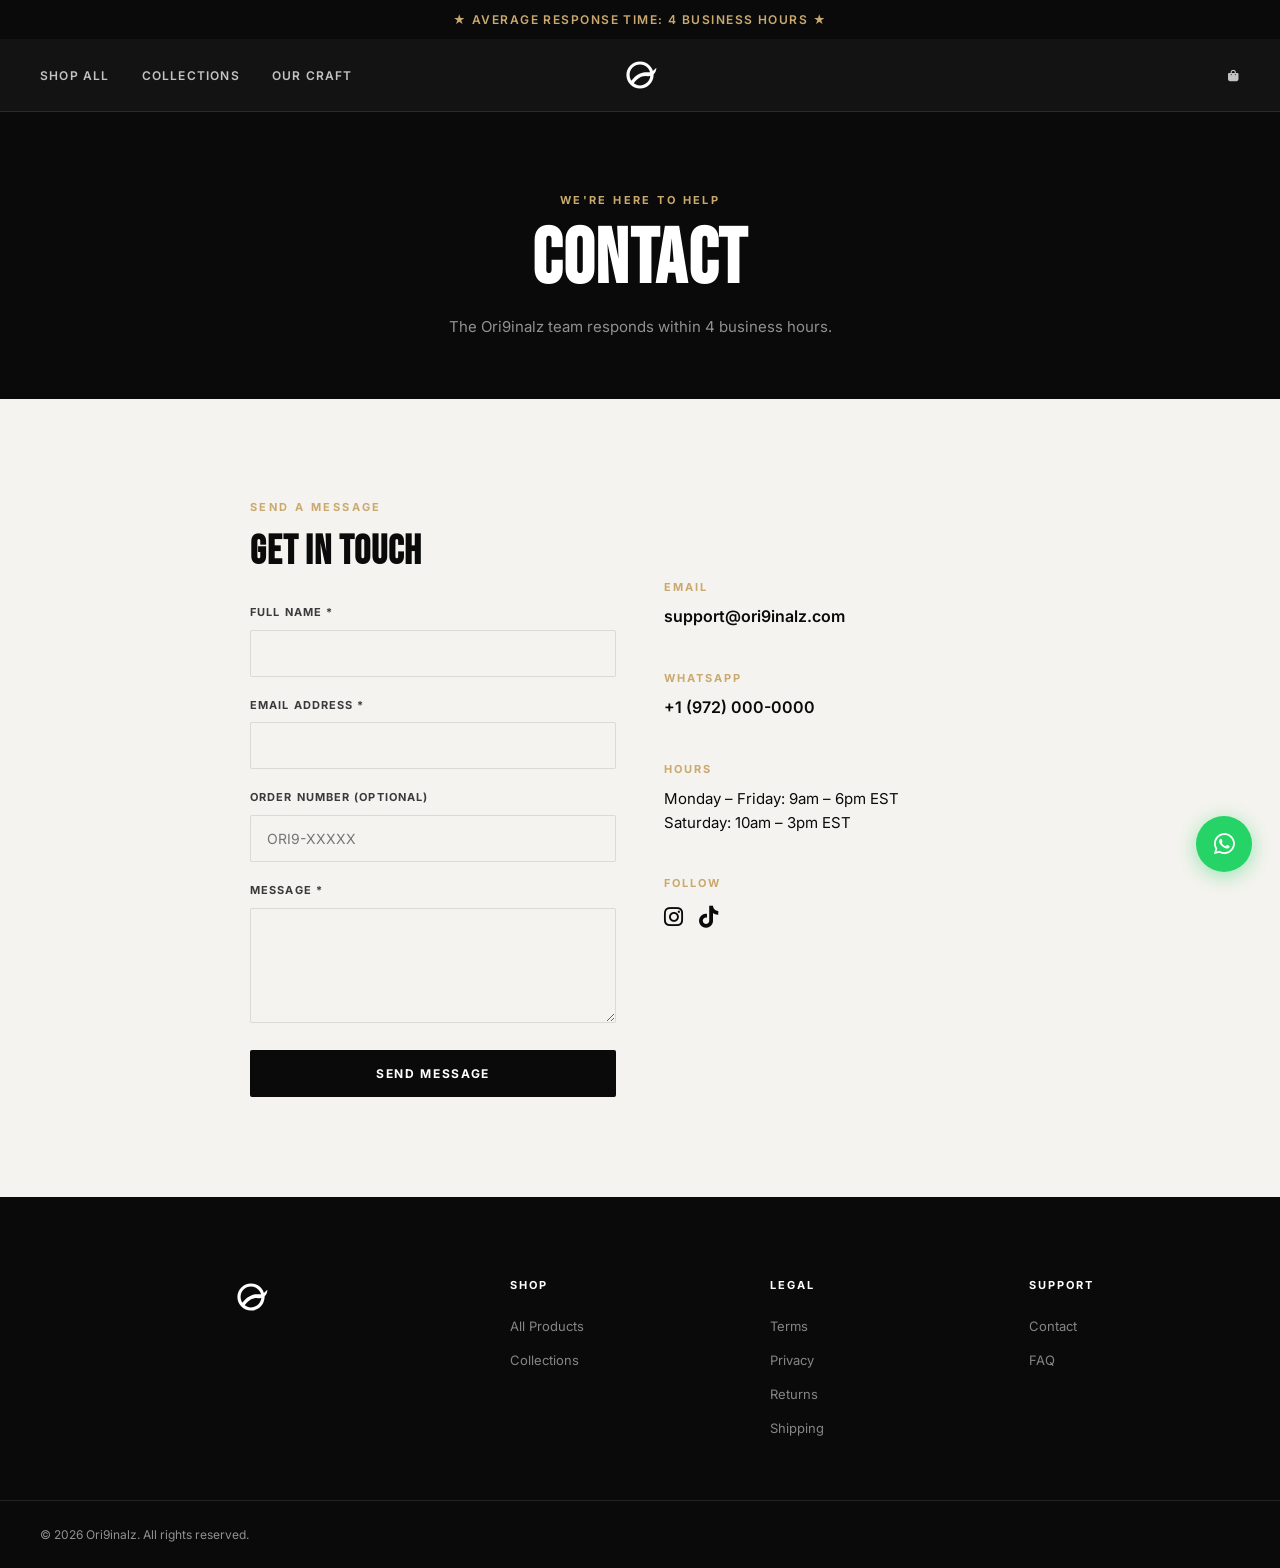
<file: contact.html>
<!DOCTYPE html>
<html lang="en">
<head>
  <meta charset="UTF-8">
  <meta name="viewport" content="width=device-width, initial-scale=1.0">
  <title>Contact Us — Ori9inalz</title>
  <meta name="description" content="Contact the Ori9inalz team. We typically respond within 4 business hours.">
  <link rel="stylesheet" href="styles.css">
  <link rel="stylesheet" href="https://cdnjs.cloudflare.com/ajax/libs/font-awesome/6.5.0/css/all.min.css">
</head>
<body>
  <div class="announcement-bar"><span>★ AVERAGE RESPONSE TIME: 4 BUSINESS HOURS ★</span></div>
  <header class="site-header">
    <div class="header-inner">
      <nav class="nav-left">
        <a href="shop.html">Shop All</a>
        <a href="categories.html">Collections</a>
        <a href="about.html">Our Craft</a>
      </nav>
      <a href="index.html" class="site-logo" style="display: flex; justify-content: center; align-items: center;"><img src="logo.svg" alt="ORI9INALZ Logo" style="height: 40px; width: auto;"></a>
      <div class="nav-right">
        <a href="cart.html" class="icon-btn" aria-label="Cart">
          <i class="fas fa-shopping-bag"></i>
          <span class="cart-badge" style="display:none;">0</span>
        </a>
      </div>
    </div>
  </header>

  <section class="page-hero">
    <div class="container">
      <span class="section-label">We're Here to Help</span>
      <h1 class="section-title" style="color: var(--white);">CONTACT</h1>
      <p>The Ori9inalz team responds within 4 business hours.</p>
    </div>
  </section>

  <section class="section">
    <div class="container" style="max-width: 860px;">
      <div style="display: grid; grid-template-columns: 1fr 1fr; gap: 48px;">
        <div>
          <span class="section-label">Send a Message</span>
          <h2 class="section-title" style="font-size: 40px;">GET IN TOUCH</h2>
          <form class="mt-32" id="contact-form" onsubmit="handleContact(event)">
            <div class="form-group">
              <label for="c-name">Full Name *</label>
              <input type="text" id="c-name" class="form-control" required>
            </div>
            <div class="form-group">
              <label for="c-email">Email Address *</label>
              <input type="email" id="c-email" class="form-control" required>
            </div>
            <div class="form-group">
              <label for="c-order">Order Number (Optional)</label>
              <input type="text" id="c-order" class="form-control" placeholder="ORI9-XXXXX">
            </div>
            <div class="form-group">
              <label for="c-msg">Message *</label>
              <textarea id="c-msg" class="form-control" rows="5" required style="resize: vertical;"></textarea>
            </div>
            <button type="submit" class="btn btn-black" style="width: 100%; padding: 16px;">Send Message</button>
          </form>
        </div>
        <div style="padding-top: 80px;">
          <div style="margin-bottom: 40px;">
            <p style="font-size: 11px; font-weight: 700; letter-spacing: 0.18em; text-transform: uppercase; color: var(--gold); margin-bottom: 8px;">Email</p>
            <a href="mailto:support@ori9inalz.com" style="font-size: 16px; font-weight: 600;">support@ori9inalz.com</a>
          </div>
          <div style="margin-bottom: 40px;">
            <p style="font-size: 11px; font-weight: 700; letter-spacing: 0.18em; text-transform: uppercase; color: var(--gold); margin-bottom: 8px;">WhatsApp</p>
            <a href="https://wa.me/19720000000" target="_blank" rel="noopener" style="font-size: 16px; font-weight: 600;">+1 (972) 000-0000</a>
          </div>
          <div style="margin-bottom: 40px;">
            <p style="font-size: 11px; font-weight: 700; letter-spacing: 0.18em; text-transform: uppercase; color: var(--gold); margin-bottom: 8px;">Hours</p>
            <p style="font-size: 15px;">Monday – Friday: 9am – 6pm EST<br>Saturday: 10am – 3pm EST</p>
          </div>
          <div>
            <p style="font-size: 11px; font-weight: 700; letter-spacing: 0.18em; text-transform: uppercase; color: var(--gold); margin-bottom: 8px;">Follow</p>
            <div style="display: flex; gap: 16px;">
              <a href="https://instagram.com/ori9inalz" target="_blank" rel="noopener" style="font-size: 22px;"><i class="fab fa-instagram"></i></a>
              <a href="https://tiktok.com/@ori9inalz" target="_blank" rel="noopener" style="font-size: 22px;"><i class="fab fa-tiktok"></i></a>
            </div>
          </div>
        </div>
      </div>
    </div>
  </section>

  <footer class="site-footer">
    <div class="footer-top">
      <div class="container">
        <div class="footer-grid">
          <div class="footer-brand"><a href="index.html" class="site-logo" style="display: flex; justify-content: center; align-items: center;"><img src="logo.svg" alt="ORI9INALZ Logo" style="height: 40px; width: auto;"></a></div>
          <div class="footer-col"><h4>Shop</h4><ul><li><a href="shop.html">All Products</a></li><li><a href="categories.html">Collections</a></li></ul></div>
          <div class="footer-col"><h4>Legal</h4><ul><li><a href="terms.html">Terms</a></li><li><a href="privacy.html">Privacy</a></li><li><a href="returns.html">Returns</a></li><li><a href="shipping.html">Shipping</a></li></ul></div>
          <div class="footer-col"><h4>Support</h4><ul><li><a href="contact.html">Contact</a></li><li><a href="faq.html">FAQ</a></li></ul></div>
        </div>
      </div>
    </div>
    <div class="container"><div class="footer-bottom"><p>© 2026 Ori9inalz. All rights reserved.</p></div></div>
  </footer>

  <a href="https://wa.me/19720000000" class="whatsapp-btn" target="_blank" rel="noopener" aria-label="Chat on WhatsApp"><i class="fab fa-whatsapp"></i></a>

  <script src="app.js"></script>
  <script>
    function handleContact(e) {
      e.preventDefault();
      const btn = e.target.querySelector('button[type="submit"]');
      btn.textContent = 'Message Sent ✓';
      btn.style.background = '#22c55e';
      e.target.reset();
      setTimeout(() => { btn.textContent = 'Send Message'; btn.style.background = ''; }, 4000);
    }
  </script>
</body>
</html>
</file>
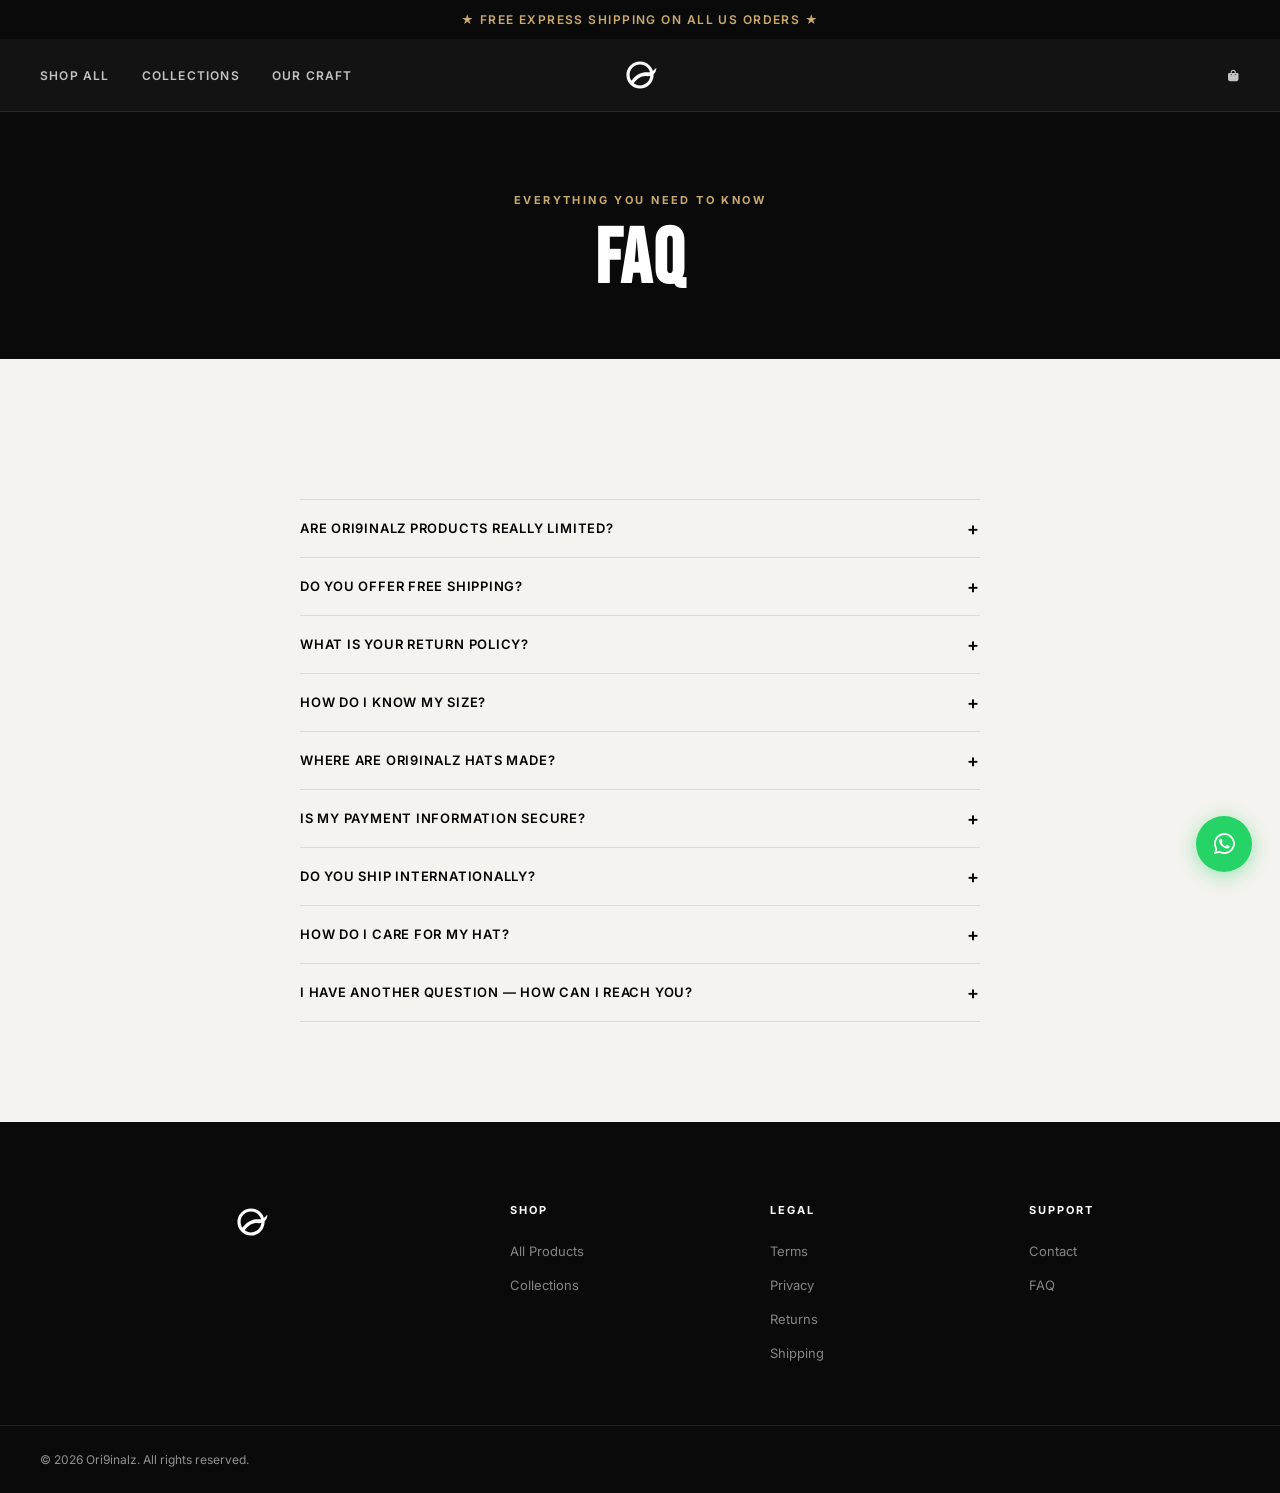
<file: faq.html>
<!DOCTYPE html>
<html lang="en">
<head>
  <meta charset="UTF-8">
  <meta name="viewport" content="width=device-width, initial-scale=1.0">
  <title>FAQ — Ori9inalz</title>
  <meta name="description" content="Ori9inalz frequently asked questions. Shipping, returns, authenticity, sizing and more.">
  <link rel="stylesheet" href="styles.css">
  <link rel="stylesheet" href="https://cdnjs.cloudflare.com/ajax/libs/font-awesome/6.5.0/css/all.min.css">
  <script type="application/ld+json">
  {
    "@context": "https://schema.org",
    "@type": "FAQPage",
    "mainEntity": [
      {
        "@type": "Question",
        "name": "Are Ori9inalz products really limited?",
        "acceptedAnswer": {
          "@type": "Answer",
          "text": "Yes. Every Ori9inalz piece is produced in a micro-batch of under 100 units. Once sold out, it is permanently discontinued. No exceptions."
        }
      },
      {
        "@type": "Question",
        "name": "Do you offer free shipping?",
        "acceptedAnswer": {
          "@type": "Answer",
          "text": "Yes. We offer free express shipping on all US orders with no minimum purchase required. Orders ship within 24 hours."
        }
      },
      {
        "@type": "Question",
        "name": "What is your return policy?",
        "acceptedAnswer": {
          "@type": "Answer",
          "text": "We offer free 30-day returns on all items in original, unworn condition. Simply email returns@ori9inalz.com with your order number."
        }
      }
    ]
  }
  </script>
</head>
<body>
  <div class="announcement-bar"><span>★ FREE EXPRESS SHIPPING ON ALL US ORDERS ★</span></div>
  <header class="site-header">
    <div class="header-inner">
      <nav class="nav-left">
        <a href="shop.html">Shop All</a>
        <a href="categories.html">Collections</a>
        <a href="about.html">Our Craft</a>
      </nav>
      <a href="index.html" class="site-logo" style="display: flex; justify-content: center; align-items: center;"><img src="logo.svg" alt="ORI9INALZ Logo" style="height: 40px; width: auto;"></a>
      <div class="nav-right">
        <a href="cart.html" class="icon-btn" aria-label="Cart">
          <i class="fas fa-shopping-bag"></i>
          <span class="cart-badge" style="display:none;">0</span>
        </a>
      </div>
    </div>
  </header>

  <section class="page-hero">
    <div class="container">
      <span class="section-label">Everything You Need to Know</span>
      <h1 class="section-title" style="color: var(--white);">FAQ</h1>
    </div>
  </section>

  <section class="section">
    <div class="container" style="max-width: 760px;">
      <div class="pdp-accordion">

        <div class="accordion-item">
          <button class="accordion-trigger">Are Ori9inalz products really limited? <span class="accordion-icon">+</span></button>
          <div class="accordion-body"><p>Yes. Every Ori9inalz piece is produced in a micro-batch of under 100 units per colorway. Once sold out, it is permanently discontinued — no restocks, no exceptions. This is a core principle of our brand.</p></div>
        </div>

        <div class="accordion-item">
          <button class="accordion-trigger">Do you offer free shipping? <span class="accordion-icon">+</span></button>
          <div class="accordion-body"><p>Yes. We offer free express shipping on all US orders with no minimum purchase required. Orders ship within 24 hours on business days and deliver in 2–4 business days. See our <a href="shipping.html">Shipping Policy</a> for full details.</p></div>
        </div>

        <div class="accordion-item">
          <button class="accordion-trigger">What is your return policy? <span class="accordion-icon">+</span></button>
          <div class="accordion-body"><p>We offer free 30-day returns on all items in original, unworn condition with tags attached. Email <a href="mailto:returns@ori9inalz.com">returns@ori9inalz.com</a> with your order number and we'll send a prepaid label within 24 hours. See our <a href="returns.html">Returns Policy</a> for full details.</p></div>
        </div>

        <div class="accordion-item">
          <button class="accordion-trigger">How do I know my size? <span class="accordion-icon">+</span></button>
          <div class="accordion-body"><p>All Ori9inalz hats feature an adjustable strap system and are offered in two sizes: S/M (fits head circumferences 54–57cm) and L/XL (58–62cm). If you're between sizes, we recommend sizing up. For personalized sizing advice, contact <a href="mailto:support@ori9inalz.com">support@ori9inalz.com</a>.</p></div>
        </div>

        <div class="accordion-item">
          <button class="accordion-trigger">Where are Ori9inalz hats made? <span class="accordion-icon">+</span></button>
          <div class="accordion-body"><p>Our hats are crafted from the finest globally-sourced materials including New Zealand Merino wool, Italian full-grain leather, and Japanese technical fabrics. Final production and quality control is conducted by our partner ateliers.</p></div>
        </div>

        <div class="accordion-item">
          <button class="accordion-trigger">Is my payment information secure? <span class="accordion-icon">+</span></button>
          <div class="accordion-body"><p>Absolutely. All transactions are protected with 256-bit SSL encryption. We accept Visa, Mastercard, Amex, PayPal, and Apple Pay. We never store your card details on our servers.</p></div>
        </div>

        <div class="accordion-item">
          <button class="accordion-trigger">Do you ship internationally? <span class="accordion-icon">+</span></button>
          <div class="accordion-body"><p>Yes. We ship to over 50 countries worldwide. International shipping rates are calculated at checkout. Delivery times and any applicable duties/taxes vary by country. See our <a href="shipping.html">Shipping Policy</a> for details.</p></div>
        </div>

        <div class="accordion-item">
          <button class="accordion-trigger">How do I care for my hat? <span class="accordion-icon">+</span></button>
          <div class="accordion-body">
            <p>Care instructions vary by material:</p>
            <ul>
              <li><strong>Merino Wool:</strong> Spot clean only with cold water. Store in the provided dust bag.</li>
              <li><strong>Full-Grain Leather:</strong> Wipe with a dry cloth. Condition monthly with a leather conditioner.</li>
              <li><strong>Technical/Nylon:</strong> Hand wash in cold water. Air dry. Do not machine wash or tumble dry.</li>
            </ul>
          </div>
        </div>

        <div class="accordion-item">
          <button class="accordion-trigger">I have another question — how can I reach you? <span class="accordion-icon">+</span></button>
          <div class="accordion-body"><p>We're here to help. Email us at <a href="mailto:support@ori9inalz.com">support@ori9inalz.com</a>, reach us on <a href="https://wa.me/19720000000" target="_blank" rel="noopener">WhatsApp</a>, or use our <a href="contact.html">Contact page</a>. We respond within 4 business hours.</p></div>
        </div>

      </div>
    </div>
  </section>

  <footer class="site-footer">
    <div class="footer-top">
      <div class="container">
        <div class="footer-grid">
          <div class="footer-brand"><a href="index.html" class="site-logo" style="display: flex; justify-content: center; align-items: center;"><img src="logo.svg" alt="ORI9INALZ Logo" style="height: 40px; width: auto;"></a></div>
          <div class="footer-col"><h4>Shop</h4><ul><li><a href="shop.html">All Products</a></li><li><a href="categories.html">Collections</a></li></ul></div>
          <div class="footer-col"><h4>Legal</h4><ul><li><a href="terms.html">Terms</a></li><li><a href="privacy.html">Privacy</a></li><li><a href="returns.html">Returns</a></li><li><a href="shipping.html">Shipping</a></li></ul></div>
          <div class="footer-col"><h4>Support</h4><ul><li><a href="contact.html">Contact</a></li><li><a href="faq.html">FAQ</a></li></ul></div>
        </div>
      </div>
    </div>
    <div class="container"><div class="footer-bottom"><p>© 2026 Ori9inalz. All rights reserved.</p></div></div>
  </footer>
  <a href="https://wa.me/19720000000" class="whatsapp-btn" target="_blank" rel="noopener" aria-label="Chat on WhatsApp"><i class="fab fa-whatsapp"></i></a>
  <script src="app.js"></script>
</body>
</html>
</file>
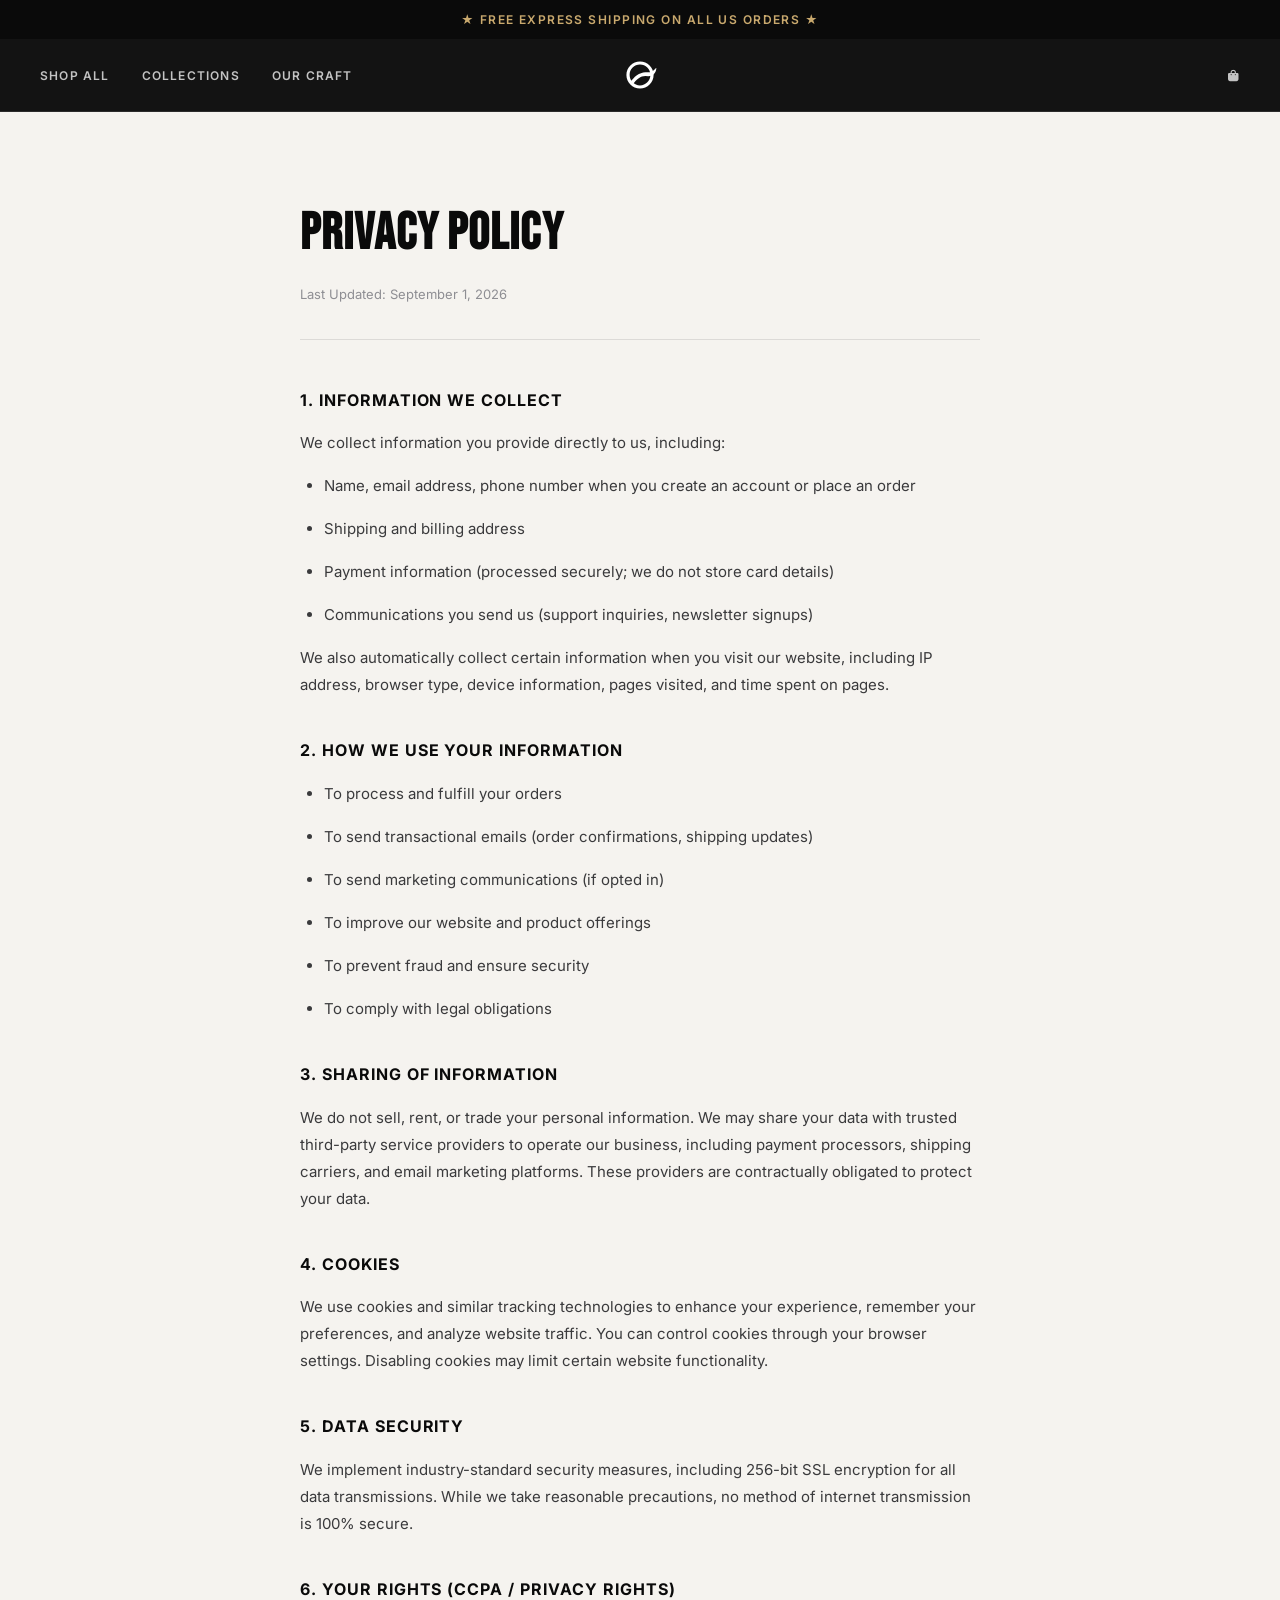
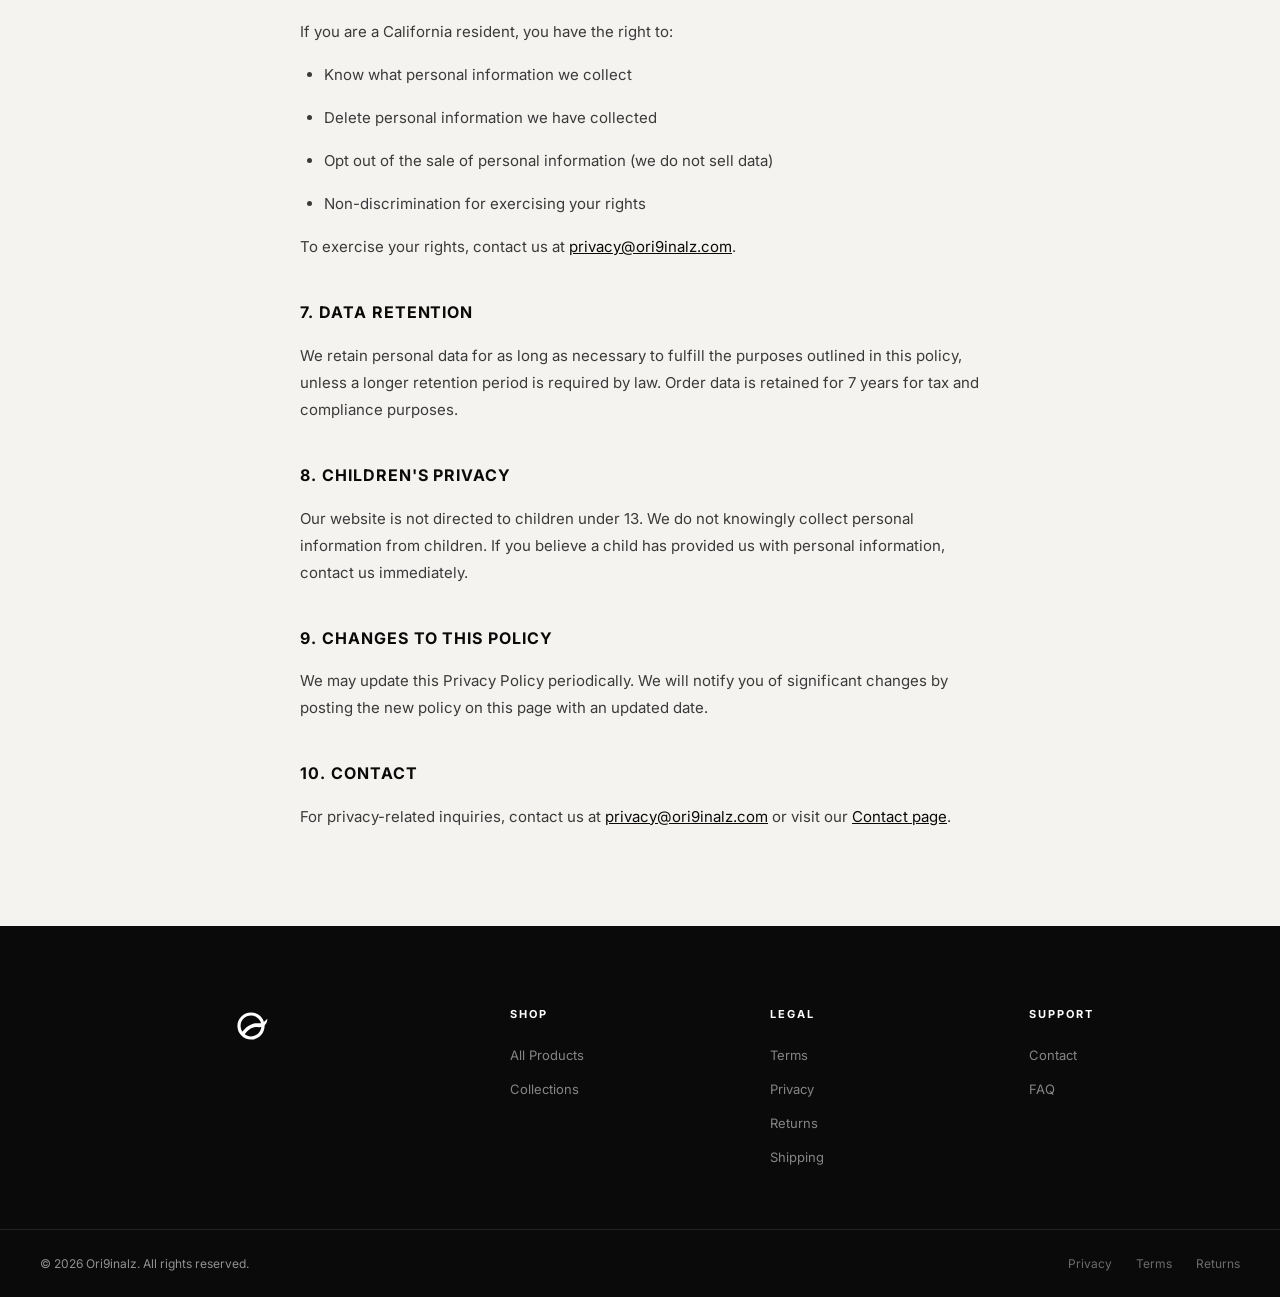
<file: privacy.html>
<!DOCTYPE html>
<html lang="en">
<head>
  <meta charset="UTF-8">
  <meta name="viewport" content="width=device-width, initial-scale=1.0">
  <title>Privacy Policy — Ori9inalz</title>
  <meta name="description" content="Ori9inalz Privacy Policy. Learn how we collect, use, and protect your personal data.">
  <link rel="stylesheet" href="styles.css">
  <link rel="stylesheet" href="https://cdnjs.cloudflare.com/ajax/libs/font-awesome/6.5.0/css/all.min.css">
</head>
<body>

  <div class="announcement-bar"><span>★ FREE EXPRESS SHIPPING ON ALL US ORDERS ★</span></div>

  <header class="site-header">
    <div class="header-inner">
      <nav class="nav-left">
        <a href="shop.html">Shop All</a>
        <a href="categories.html">Collections</a>
        <a href="about.html">Our Craft</a>
      </nav>
      <a href="index.html" class="site-logo" style="display: flex; justify-content: center; align-items: center;"><img src="logo.svg" alt="ORI9INALZ Logo" style="height: 40px; width: auto;"></a>
      <div class="nav-right">
        <a href="cart.html" class="icon-btn" aria-label="Cart">
          <i class="fas fa-shopping-bag"></i>
          <span class="cart-badge" style="display:none;">0</span>
        </a>
      </div>
    </div>
  </header>

  <div class="policy-content">
    <h1>Privacy Policy</h1>
    <p class="last-updated">Last Updated: September 1, 2026</p>

    <h2>1. Information We Collect</h2>
    <p>We collect information you provide directly to us, including:</p>
    <ul>
      <li>Name, email address, phone number when you create an account or place an order</li>
      <li>Shipping and billing address</li>
      <li>Payment information (processed securely; we do not store card details)</li>
      <li>Communications you send us (support inquiries, newsletter signups)</li>
    </ul>
    <p>We also automatically collect certain information when you visit our website, including IP address, browser type, device information, pages visited, and time spent on pages.</p>

    <h2>2. How We Use Your Information</h2>
    <ul>
      <li>To process and fulfill your orders</li>
      <li>To send transactional emails (order confirmations, shipping updates)</li>
      <li>To send marketing communications (if opted in)</li>
      <li>To improve our website and product offerings</li>
      <li>To prevent fraud and ensure security</li>
      <li>To comply with legal obligations</li>
    </ul>

    <h2>3. Sharing of Information</h2>
    <p>We do not sell, rent, or trade your personal information. We may share your data with trusted third-party service providers to operate our business, including payment processors, shipping carriers, and email marketing platforms. These providers are contractually obligated to protect your data.</p>

    <h2>4. Cookies</h2>
    <p>We use cookies and similar tracking technologies to enhance your experience, remember your preferences, and analyze website traffic. You can control cookies through your browser settings. Disabling cookies may limit certain website functionality.</p>

    <h2>5. Data Security</h2>
    <p>We implement industry-standard security measures, including 256-bit SSL encryption for all data transmissions. While we take reasonable precautions, no method of internet transmission is 100% secure.</p>

    <h2>6. Your Rights (CCPA / Privacy Rights)</h2>
    <p>If you are a California resident, you have the right to:</p>
    <ul>
      <li>Know what personal information we collect</li>
      <li>Delete personal information we have collected</li>
      <li>Opt out of the sale of personal information (we do not sell data)</li>
      <li>Non-discrimination for exercising your rights</li>
    </ul>
    <p>To exercise your rights, contact us at <a href="mailto:privacy@ori9inalz.com">privacy@ori9inalz.com</a>.</p>

    <h2>7. Data Retention</h2>
    <p>We retain personal data for as long as necessary to fulfill the purposes outlined in this policy, unless a longer retention period is required by law. Order data is retained for 7 years for tax and compliance purposes.</p>

    <h2>8. Children's Privacy</h2>
    <p>Our website is not directed to children under 13. We do not knowingly collect personal information from children. If you believe a child has provided us with personal information, contact us immediately.</p>

    <h2>9. Changes to This Policy</h2>
    <p>We may update this Privacy Policy periodically. We will notify you of significant changes by posting the new policy on this page with an updated date.</p>

    <h2>10. Contact</h2>
    <p>For privacy-related inquiries, contact us at <a href="mailto:privacy@ori9inalz.com">privacy@ori9inalz.com</a> or visit our <a href="contact.html">Contact page</a>.</p>
  </div>

  <footer class="site-footer">
    <div class="footer-top">
      <div class="container">
        <div class="footer-grid">
          <div class="footer-brand"><a href="index.html" class="site-logo" style="display: flex; justify-content: center; align-items: center;"><img src="logo.svg" alt="ORI9INALZ Logo" style="height: 40px; width: auto;"></a></div>
          <div class="footer-col"><h4>Shop</h4><ul><li><a href="shop.html">All Products</a></li><li><a href="categories.html">Collections</a></li></ul></div>
          <div class="footer-col"><h4>Legal</h4><ul><li><a href="terms.html">Terms</a></li><li><a href="privacy.html">Privacy</a></li><li><a href="returns.html">Returns</a></li><li><a href="shipping.html">Shipping</a></li></ul></div>
          <div class="footer-col"><h4>Support</h4><ul><li><a href="contact.html">Contact</a></li><li><a href="faq.html">FAQ</a></li></ul></div>
        </div>
      </div>
    </div>
    <div class="container"><div class="footer-bottom"><p>© 2026 Ori9inalz. All rights reserved.</p><div class="footer-legal"><a href="privacy.html">Privacy</a><a href="terms.html">Terms</a><a href="returns.html">Returns</a></div></div></div>
  </footer>
  <script src="app.js"></script>
</body>
</html>
</file>
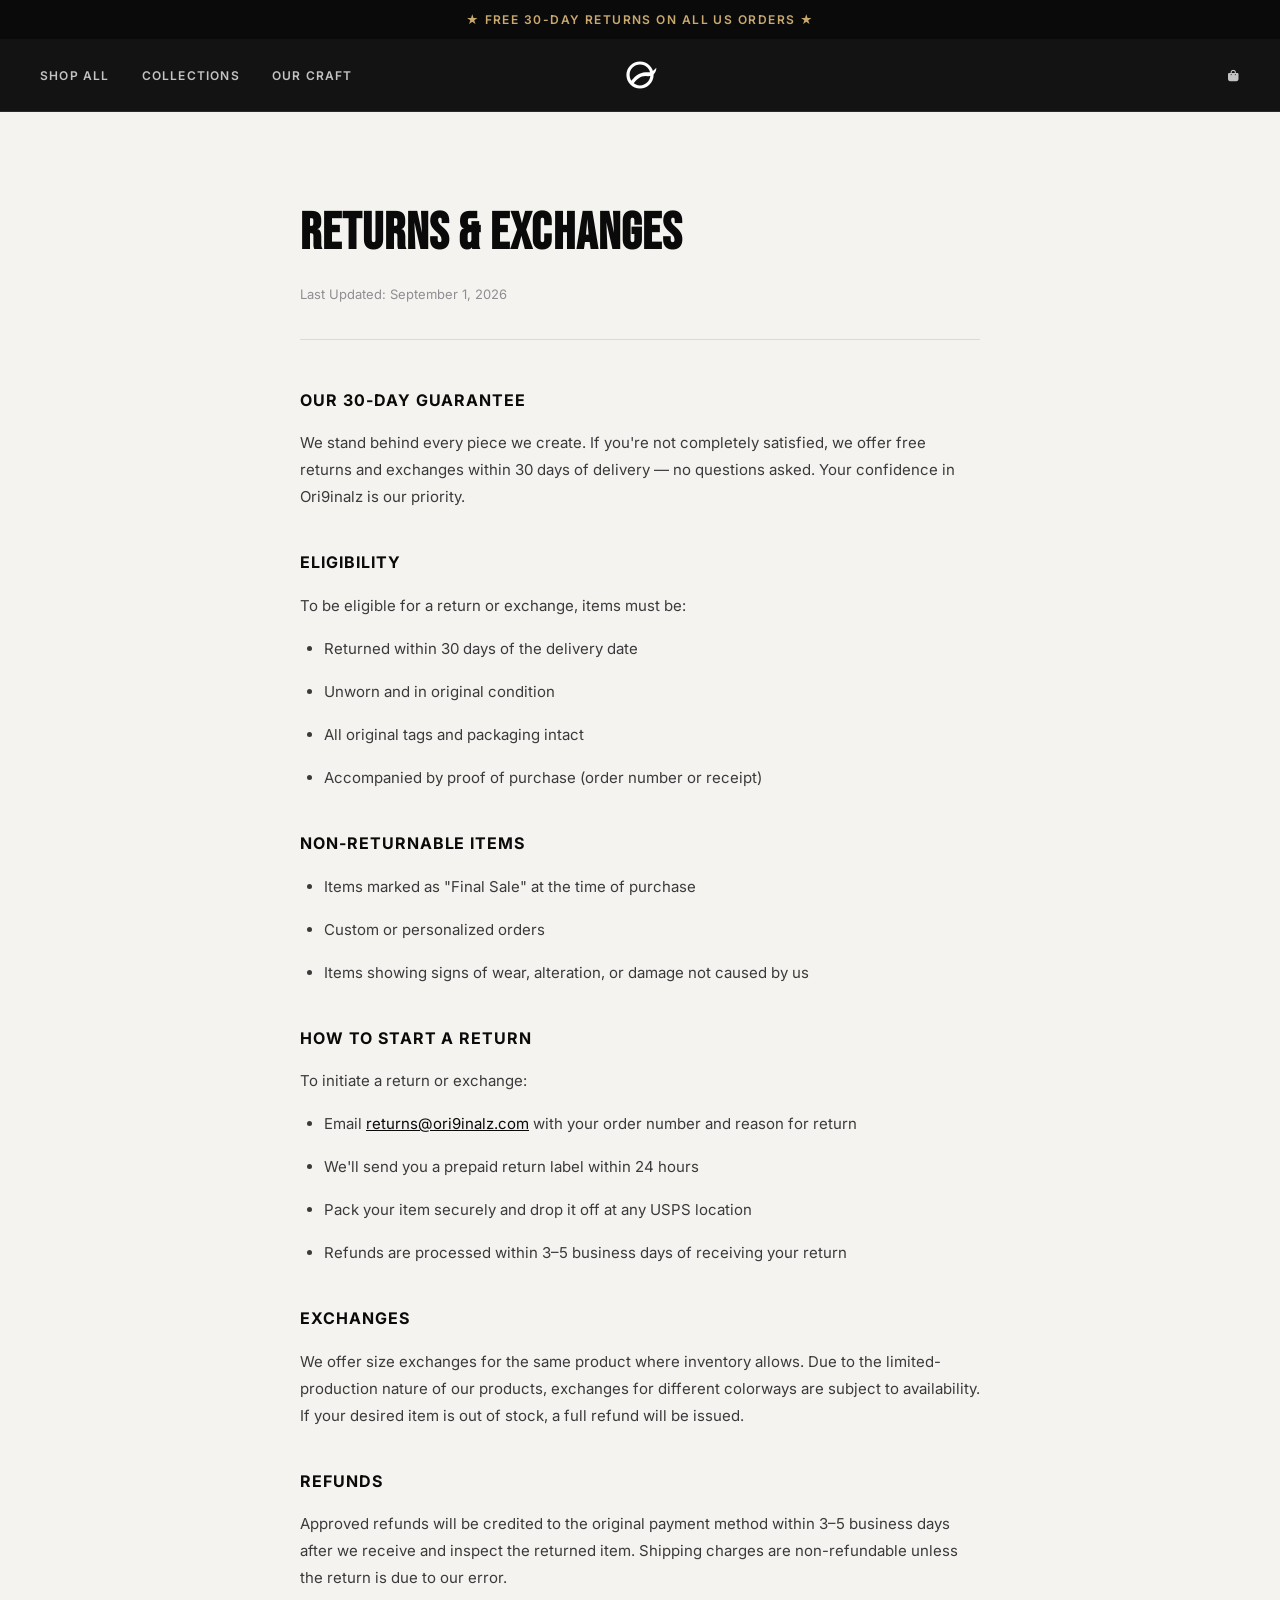
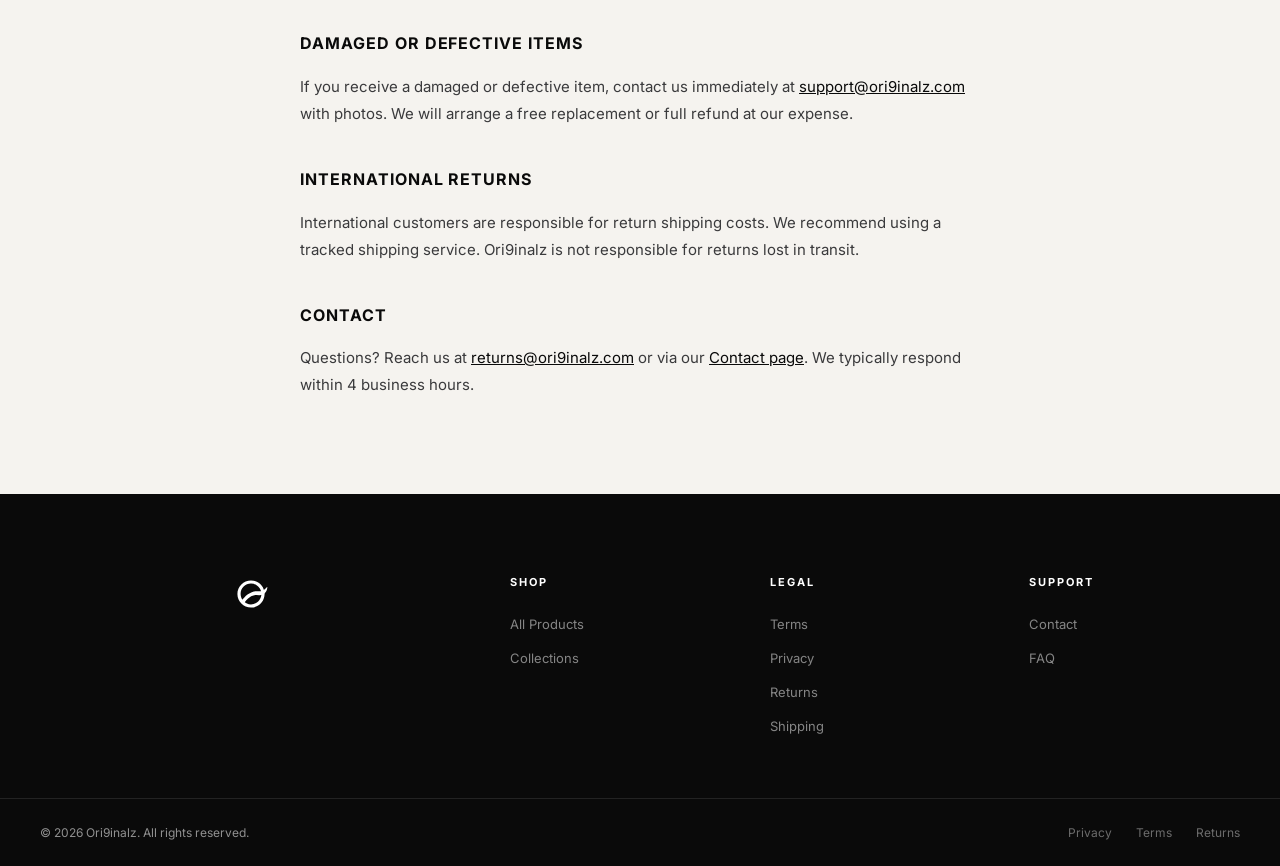
<file: returns.html>
<!DOCTYPE html>
<html lang="en">
<head>
  <meta charset="UTF-8">
  <meta name="viewport" content="width=device-width, initial-scale=1.0">
  <title>Returns & Exchanges — Ori9inalz</title>
  <meta name="description" content="Ori9inalz 30-day hassle-free return and exchange policy. Free returns on all US orders.">
  <link rel="stylesheet" href="styles.css">
  <link rel="stylesheet" href="https://cdnjs.cloudflare.com/ajax/libs/font-awesome/6.5.0/css/all.min.css">
</head>
<body>

  <div class="announcement-bar"><span>★ FREE 30-DAY RETURNS ON ALL US ORDERS ★</span></div>

  <header class="site-header">
    <div class="header-inner">
      <nav class="nav-left">
        <a href="shop.html">Shop All</a>
        <a href="categories.html">Collections</a>
        <a href="about.html">Our Craft</a>
      </nav>
      <a href="index.html" class="site-logo" style="display: flex; justify-content: center; align-items: center;"><img src="logo.svg" alt="ORI9INALZ Logo" style="height: 40px; width: auto;"></a>
      <div class="nav-right">
        <a href="cart.html" class="icon-btn" aria-label="Cart">
          <i class="fas fa-shopping-bag"></i>
          <span class="cart-badge" style="display:none;">0</span>
        </a>
      </div>
    </div>
  </header>

  <div class="policy-content">
    <h1>Returns & Exchanges</h1>
    <p class="last-updated">Last Updated: September 1, 2026</p>

    <h2>Our 30-Day Guarantee</h2>
    <p>We stand behind every piece we create. If you're not completely satisfied, we offer free returns and exchanges within 30 days of delivery — no questions asked. Your confidence in Ori9inalz is our priority.</p>

    <h2>Eligibility</h2>
    <p>To be eligible for a return or exchange, items must be:</p>
    <ul>
      <li>Returned within 30 days of the delivery date</li>
      <li>Unworn and in original condition</li>
      <li>All original tags and packaging intact</li>
      <li>Accompanied by proof of purchase (order number or receipt)</li>
    </ul>

    <h2>Non-Returnable Items</h2>
    <ul>
      <li>Items marked as "Final Sale" at the time of purchase</li>
      <li>Custom or personalized orders</li>
      <li>Items showing signs of wear, alteration, or damage not caused by us</li>
    </ul>

    <h2>How to Start a Return</h2>
    <p>To initiate a return or exchange:</p>
    <ul>
      <li>Email <a href="mailto:returns@ori9inalz.com">returns@ori9inalz.com</a> with your order number and reason for return</li>
      <li>We'll send you a prepaid return label within 24 hours</li>
      <li>Pack your item securely and drop it off at any USPS location</li>
      <li>Refunds are processed within 3–5 business days of receiving your return</li>
    </ul>

    <h2>Exchanges</h2>
    <p>We offer size exchanges for the same product where inventory allows. Due to the limited-production nature of our products, exchanges for different colorways are subject to availability. If your desired item is out of stock, a full refund will be issued.</p>

    <h2>Refunds</h2>
    <p>Approved refunds will be credited to the original payment method within 3–5 business days after we receive and inspect the returned item. Shipping charges are non-refundable unless the return is due to our error.</p>

    <h2>Damaged or Defective Items</h2>
    <p>If you receive a damaged or defective item, contact us immediately at <a href="mailto:support@ori9inalz.com">support@ori9inalz.com</a> with photos. We will arrange a free replacement or full refund at our expense.</p>

    <h2>International Returns</h2>
    <p>International customers are responsible for return shipping costs. We recommend using a tracked shipping service. Ori9inalz is not responsible for returns lost in transit.</p>

    <h2>Contact</h2>
    <p>Questions? Reach us at <a href="mailto:returns@ori9inalz.com">returns@ori9inalz.com</a> or via our <a href="contact.html">Contact page</a>. We typically respond within 4 business hours.</p>
  </div>

  <footer class="site-footer">
    <div class="footer-top">
      <div class="container">
        <div class="footer-grid">
          <div class="footer-brand"><a href="index.html" class="site-logo" style="display: flex; justify-content: center; align-items: center;"><img src="logo.svg" alt="ORI9INALZ Logo" style="height: 40px; width: auto;"></a></div>
          <div class="footer-col"><h4>Shop</h4><ul><li><a href="shop.html">All Products</a></li><li><a href="categories.html">Collections</a></li></ul></div>
          <div class="footer-col"><h4>Legal</h4><ul><li><a href="terms.html">Terms</a></li><li><a href="privacy.html">Privacy</a></li><li><a href="returns.html">Returns</a></li><li><a href="shipping.html">Shipping</a></li></ul></div>
          <div class="footer-col"><h4>Support</h4><ul><li><a href="contact.html">Contact</a></li><li><a href="faq.html">FAQ</a></li></ul></div>
        </div>
      </div>
    </div>
    <div class="container"><div class="footer-bottom"><p>© 2026 Ori9inalz. All rights reserved.</p><div class="footer-legal"><a href="privacy.html">Privacy</a><a href="terms.html">Terms</a><a href="returns.html">Returns</a></div></div></div>
  </footer>
  <script src="app.js"></script>
</body>
</html>
</file>
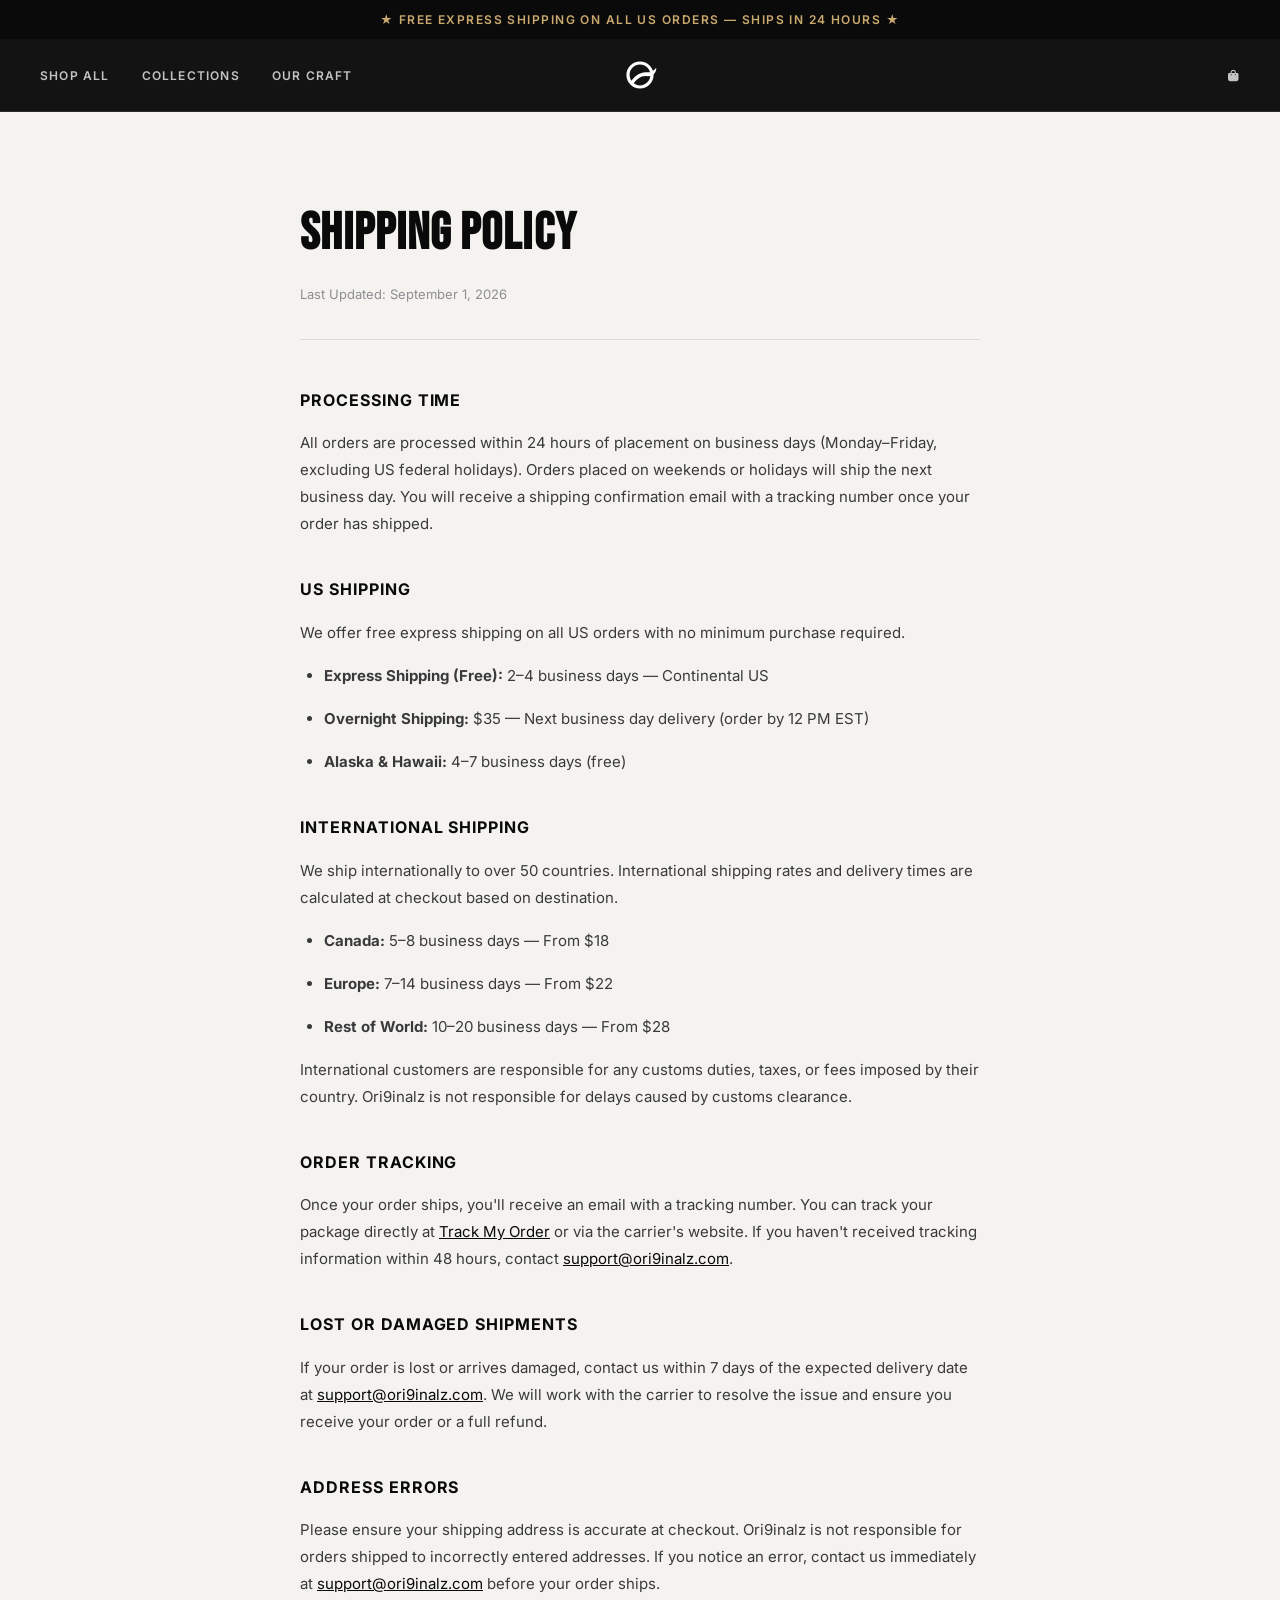
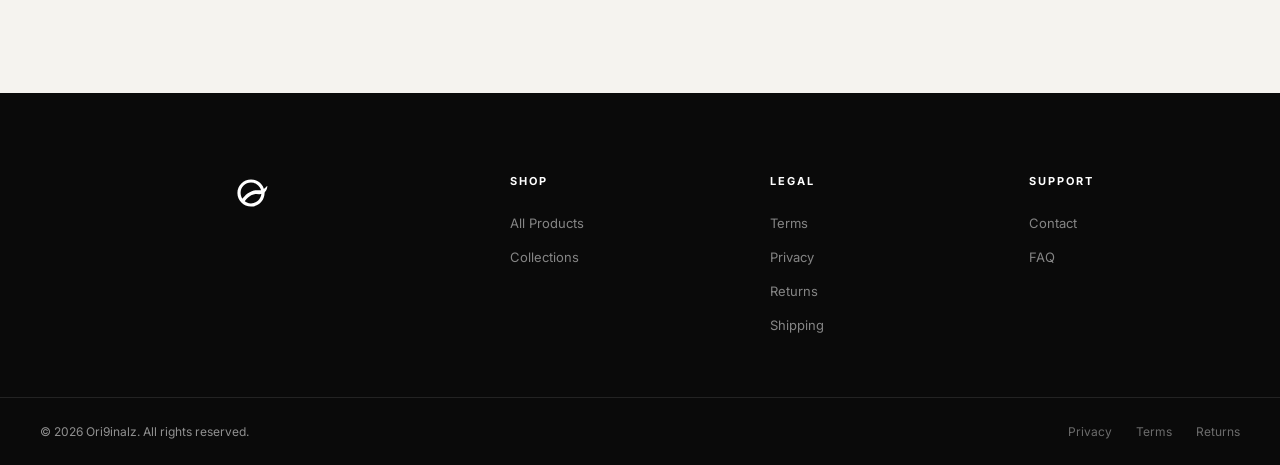
<file: shipping.html>
<!DOCTYPE html>
<html lang="en">
<head>
  <meta charset="UTF-8">
  <meta name="viewport" content="width=device-width, initial-scale=1.0">
  <title>Shipping Policy — Ori9inalz</title>
  <meta name="description" content="Ori9inalz shipping policy. Free express US shipping. Ships within 24 hours. 2–4 business day delivery.">
  <link rel="stylesheet" href="styles.css">
  <link rel="stylesheet" href="https://cdnjs.cloudflare.com/ajax/libs/font-awesome/6.5.0/css/all.min.css">
</head>
<body>

  <div class="announcement-bar"><span>★ FREE EXPRESS SHIPPING ON ALL US ORDERS — SHIPS IN 24 HOURS ★</span></div>

  <header class="site-header">
    <div class="header-inner">
      <nav class="nav-left">
        <a href="shop.html">Shop All</a>
        <a href="categories.html">Collections</a>
        <a href="about.html">Our Craft</a>
      </nav>
      <a href="index.html" class="site-logo" style="display: flex; justify-content: center; align-items: center;"><img src="logo.svg" alt="ORI9INALZ Logo" style="height: 40px; width: auto;"></a>
      <div class="nav-right">
        <a href="cart.html" class="icon-btn" aria-label="Cart">
          <i class="fas fa-shopping-bag"></i>
          <span class="cart-badge" style="display:none;">0</span>
        </a>
      </div>
    </div>
  </header>

  <div class="policy-content">
    <h1>Shipping Policy</h1>
    <p class="last-updated">Last Updated: September 1, 2026</p>

    <h2>Processing Time</h2>
    <p>All orders are processed within 24 hours of placement on business days (Monday–Friday, excluding US federal holidays). Orders placed on weekends or holidays will ship the next business day. You will receive a shipping confirmation email with a tracking number once your order has shipped.</p>

    <h2>US Shipping</h2>
    <p>We offer free express shipping on all US orders with no minimum purchase required.</p>
    <ul>
      <li><strong>Express Shipping (Free):</strong> 2–4 business days — Continental US</li>
      <li><strong>Overnight Shipping:</strong> $35 — Next business day delivery (order by 12 PM EST)</li>
      <li><strong>Alaska & Hawaii:</strong> 4–7 business days (free)</li>
    </ul>

    <h2>International Shipping</h2>
    <p>We ship internationally to over 50 countries. International shipping rates and delivery times are calculated at checkout based on destination.</p>
    <ul>
      <li><strong>Canada:</strong> 5–8 business days — From $18</li>
      <li><strong>Europe:</strong> 7–14 business days — From $22</li>
      <li><strong>Rest of World:</strong> 10–20 business days — From $28</li>
    </ul>
    <p>International customers are responsible for any customs duties, taxes, or fees imposed by their country. Ori9inalz is not responsible for delays caused by customs clearance.</p>

    <h2>Order Tracking</h2>
    <p>Once your order ships, you'll receive an email with a tracking number. You can track your package directly at <a href="track.html">Track My Order</a> or via the carrier's website. If you haven't received tracking information within 48 hours, contact <a href="mailto:support@ori9inalz.com">support@ori9inalz.com</a>.</p>

    <h2>Lost or Damaged Shipments</h2>
    <p>If your order is lost or arrives damaged, contact us within 7 days of the expected delivery date at <a href="mailto:support@ori9inalz.com">support@ori9inalz.com</a>. We will work with the carrier to resolve the issue and ensure you receive your order or a full refund.</p>

    <h2>Address Errors</h2>
    <p>Please ensure your shipping address is accurate at checkout. Ori9inalz is not responsible for orders shipped to incorrectly entered addresses. If you notice an error, contact us immediately at <a href="mailto:support@ori9inalz.com">support@ori9inalz.com</a> before your order ships.</p>
  </div>

  <footer class="site-footer">
    <div class="footer-top">
      <div class="container">
        <div class="footer-grid">
          <div class="footer-brand"><a href="index.html" class="site-logo" style="display: flex; justify-content: center; align-items: center;"><img src="logo.svg" alt="ORI9INALZ Logo" style="height: 40px; width: auto;"></a></div>
          <div class="footer-col"><h4>Shop</h4><ul><li><a href="shop.html">All Products</a></li><li><a href="categories.html">Collections</a></li></ul></div>
          <div class="footer-col"><h4>Legal</h4><ul><li><a href="terms.html">Terms</a></li><li><a href="privacy.html">Privacy</a></li><li><a href="returns.html">Returns</a></li><li><a href="shipping.html">Shipping</a></li></ul></div>
          <div class="footer-col"><h4>Support</h4><ul><li><a href="contact.html">Contact</a></li><li><a href="faq.html">FAQ</a></li></ul></div>
        </div>
      </div>
    </div>
    <div class="container"><div class="footer-bottom"><p>© 2026 Ori9inalz. All rights reserved.</p><div class="footer-legal"><a href="privacy.html">Privacy</a><a href="terms.html">Terms</a><a href="returns.html">Returns</a></div></div></div>
  </footer>
  <script src="app.js"></script>
</body>
</html>
</file>
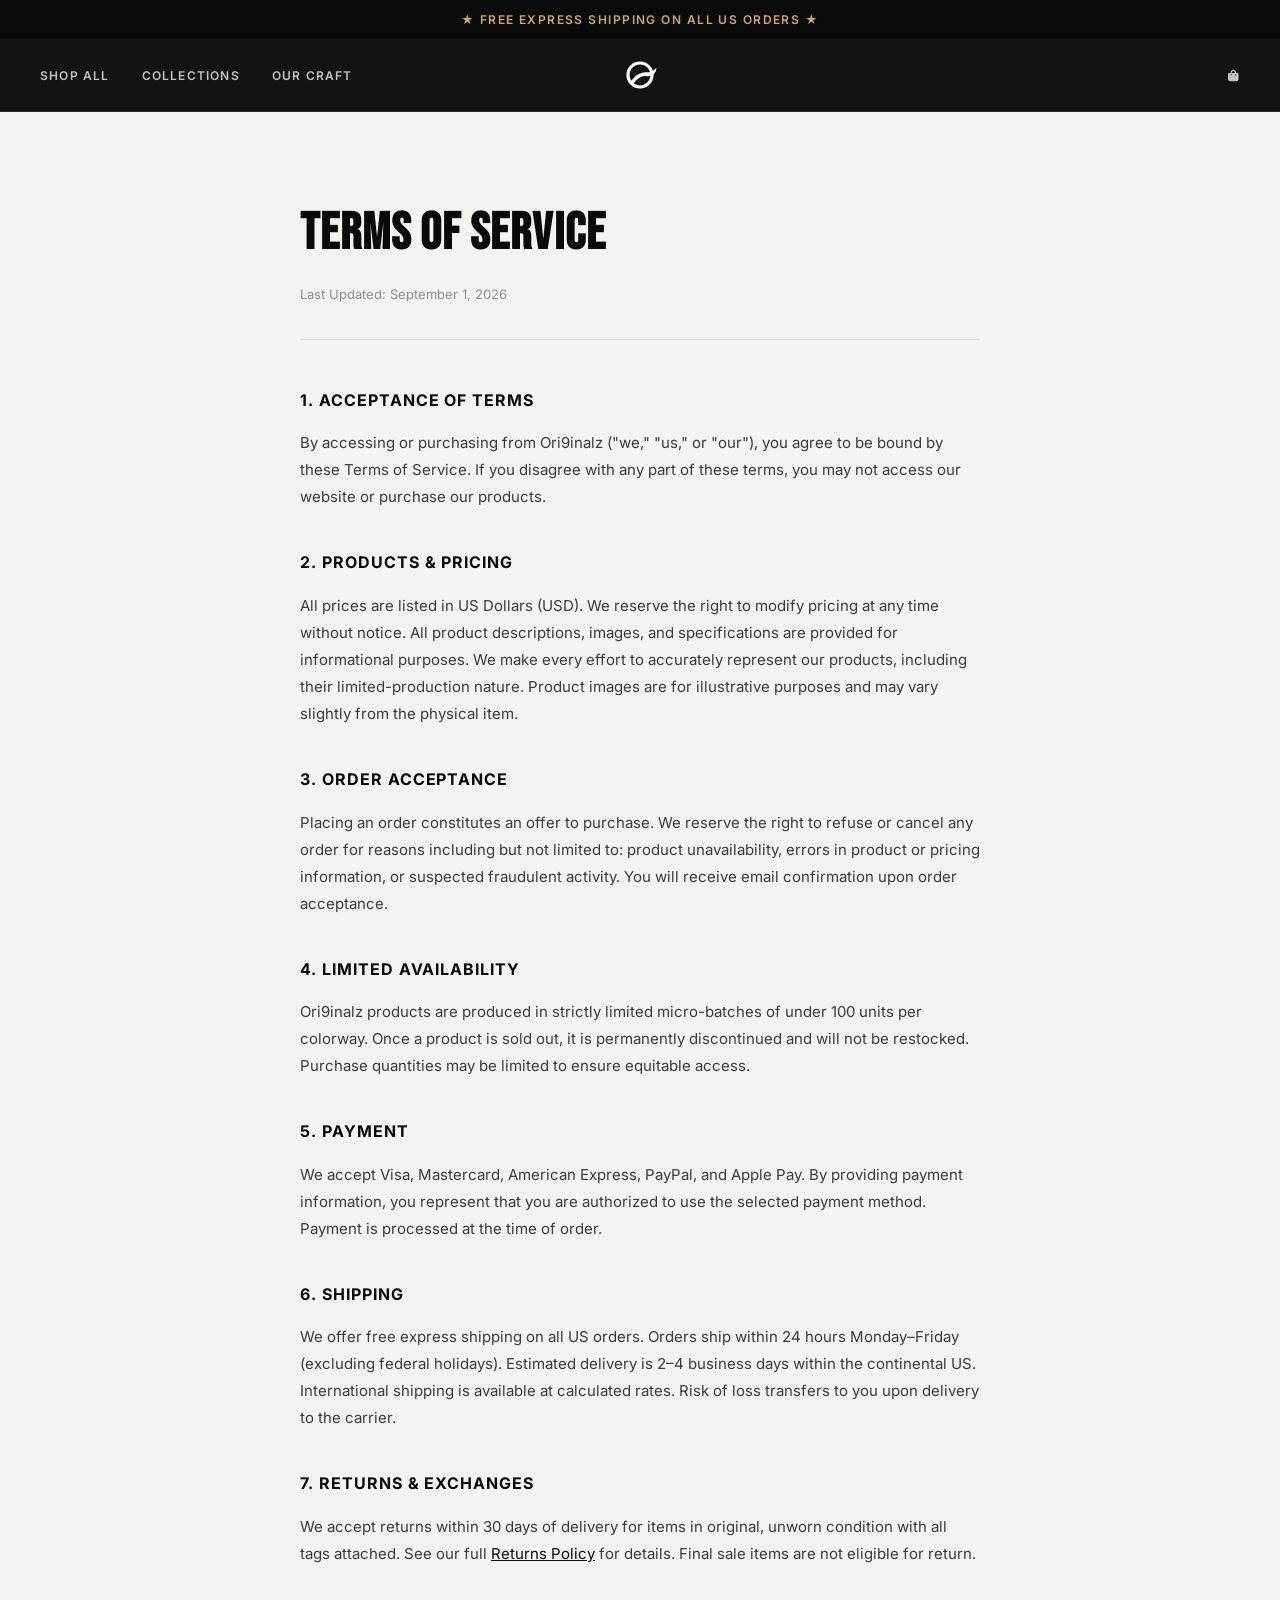
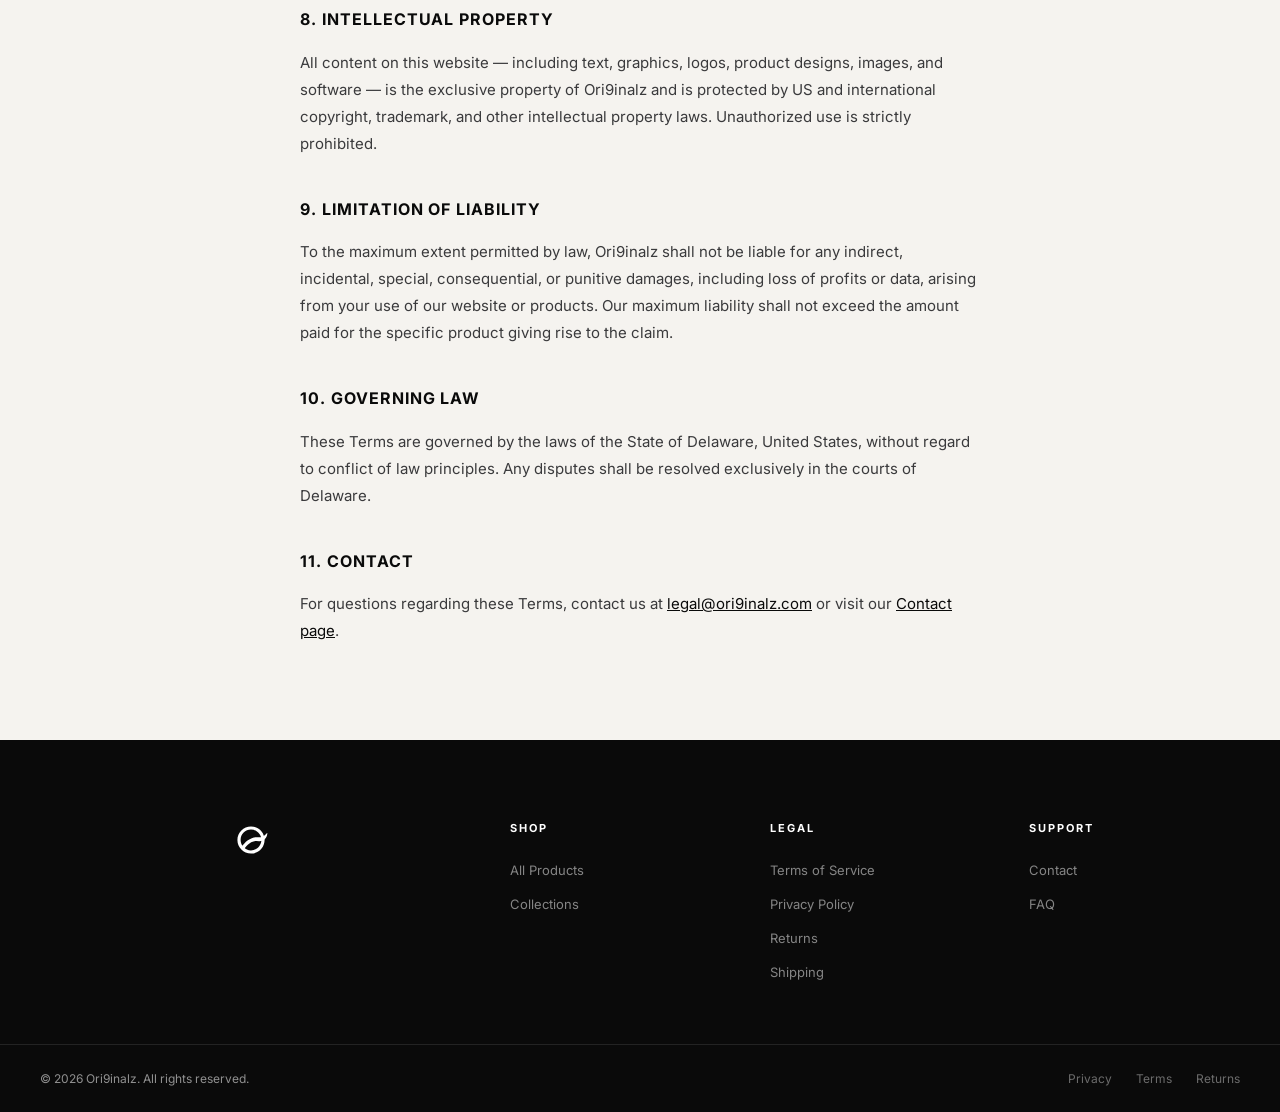
<file: terms.html>
<!DOCTYPE html>
<html lang="en">
<head>
  <meta charset="UTF-8">
  <meta name="viewport" content="width=device-width, initial-scale=1.0">
  <title>Terms of Service — Ori9inalz</title>
  <meta name="description" content="Ori9inalz Terms of Service. Read our terms governing use of our website and purchase of our exclusive headwear.">
  <link rel="stylesheet" href="styles.css">
  <link rel="stylesheet" href="https://cdnjs.cloudflare.com/ajax/libs/font-awesome/6.5.0/css/all.min.css">
</head>
<body>

  <div class="announcement-bar"><span>★ FREE EXPRESS SHIPPING ON ALL US ORDERS ★</span></div>

  <header class="site-header">
    <div class="header-inner">
      <nav class="nav-left">
        <a href="shop.html">Shop All</a>
        <a href="categories.html">Collections</a>
        <a href="about.html">Our Craft</a>
      </nav>
      <a href="index.html" class="site-logo" style="display: flex; justify-content: center; align-items: center;"><img src="logo.svg" alt="ORI9INALZ Logo" style="height: 40px; width: auto;"></a>
      <div class="nav-right">
        <a href="cart.html" class="icon-btn" aria-label="Cart">
          <i class="fas fa-shopping-bag"></i>
          <span class="cart-badge" style="display:none;">0</span>
        </a>
      </div>
    </div>
  </header>

  <div class="policy-content">
    <h1>Terms of Service</h1>
    <p class="last-updated">Last Updated: September 1, 2026</p>

    <h2>1. Acceptance of Terms</h2>
    <p>By accessing or purchasing from Ori9inalz ("we," "us," or "our"), you agree to be bound by these Terms of Service. If you disagree with any part of these terms, you may not access our website or purchase our products.</p>

    <h2>2. Products & Pricing</h2>
    <p>All prices are listed in US Dollars (USD). We reserve the right to modify pricing at any time without notice. All product descriptions, images, and specifications are provided for informational purposes. We make every effort to accurately represent our products, including their limited-production nature. Product images are for illustrative purposes and may vary slightly from the physical item.</p>

    <h2>3. Order Acceptance</h2>
    <p>Placing an order constitutes an offer to purchase. We reserve the right to refuse or cancel any order for reasons including but not limited to: product unavailability, errors in product or pricing information, or suspected fraudulent activity. You will receive email confirmation upon order acceptance.</p>

    <h2>4. Limited Availability</h2>
    <p>Ori9inalz products are produced in strictly limited micro-batches of under 100 units per colorway. Once a product is sold out, it is permanently discontinued and will not be restocked. Purchase quantities may be limited to ensure equitable access.</p>

    <h2>5. Payment</h2>
    <p>We accept Visa, Mastercard, American Express, PayPal, and Apple Pay. By providing payment information, you represent that you are authorized to use the selected payment method. Payment is processed at the time of order.</p>

    <h2>6. Shipping</h2>
    <p>We offer free express shipping on all US orders. Orders ship within 24 hours Monday–Friday (excluding federal holidays). Estimated delivery is 2–4 business days within the continental US. International shipping is available at calculated rates. Risk of loss transfers to you upon delivery to the carrier.</p>

    <h2>7. Returns & Exchanges</h2>
    <p>We accept returns within 30 days of delivery for items in original, unworn condition with all tags attached. See our full <a href="returns.html">Returns Policy</a> for details. Final sale items are not eligible for return.</p>

    <h2>8. Intellectual Property</h2>
    <p>All content on this website — including text, graphics, logos, product designs, images, and software — is the exclusive property of Ori9inalz and is protected by US and international copyright, trademark, and other intellectual property laws. Unauthorized use is strictly prohibited.</p>

    <h2>9. Limitation of Liability</h2>
    <p>To the maximum extent permitted by law, Ori9inalz shall not be liable for any indirect, incidental, special, consequential, or punitive damages, including loss of profits or data, arising from your use of our website or products. Our maximum liability shall not exceed the amount paid for the specific product giving rise to the claim.</p>

    <h2>10. Governing Law</h2>
    <p>These Terms are governed by the laws of the State of Delaware, United States, without regard to conflict of law principles. Any disputes shall be resolved exclusively in the courts of Delaware.</p>

    <h2>11. Contact</h2>
    <p>For questions regarding these Terms, contact us at <a href="mailto:legal@ori9inalz.com">legal@ori9inalz.com</a> or visit our <a href="contact.html">Contact page</a>.</p>
  </div>

  <footer class="site-footer">
    <div class="footer-top">
      <div class="container">
        <div class="footer-grid">
          <div class="footer-brand"><a href="index.html" class="site-logo" style="display: flex; justify-content: center; align-items: center;"><img src="logo.svg" alt="ORI9INALZ Logo" style="height: 40px; width: auto;"></a></div>
          <div class="footer-col"><h4>Shop</h4><ul><li><a href="shop.html">All Products</a></li><li><a href="categories.html">Collections</a></li></ul></div>
          <div class="footer-col"><h4>Legal</h4><ul><li><a href="terms.html">Terms of Service</a></li><li><a href="privacy.html">Privacy Policy</a></li><li><a href="returns.html">Returns</a></li><li><a href="shipping.html">Shipping</a></li></ul></div>
          <div class="footer-col"><h4>Support</h4><ul><li><a href="contact.html">Contact</a></li><li><a href="faq.html">FAQ</a></li></ul></div>
        </div>
      </div>
    </div>
    <div class="container"><div class="footer-bottom"><p>© 2026 Ori9inalz. All rights reserved.</p><div class="footer-legal"><a href="privacy.html">Privacy</a><a href="terms.html">Terms</a><a href="returns.html">Returns</a></div></div></div>
  </footer>
  <script src="app.js"></script>
</body>
</html>
</file>
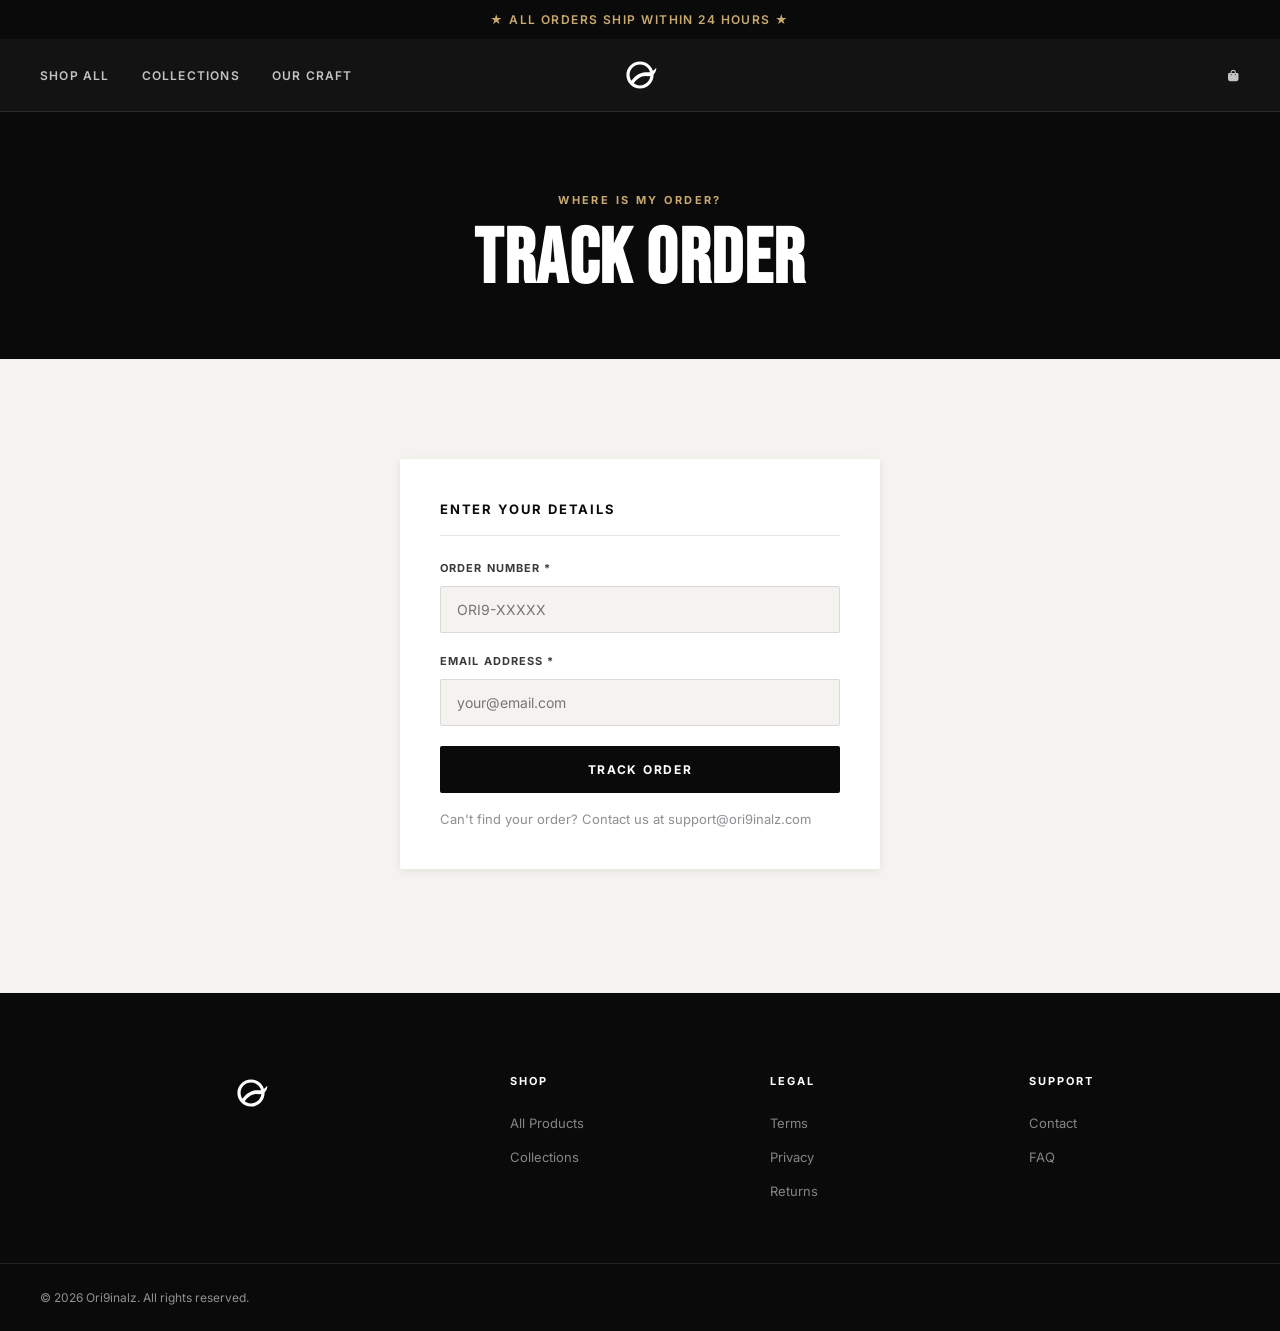
<file: track.html>
<!DOCTYPE html>
<html lang="en">
<head>
  <meta charset="UTF-8">
  <meta name="viewport" content="width=device-width, initial-scale=1.0">
  <title>Track My Order — Ori9inalz</title>
  <link rel="stylesheet" href="styles.css">
  <link rel="stylesheet" href="https://cdnjs.cloudflare.com/ajax/libs/font-awesome/6.5.0/css/all.min.css">
</head>
<body>
  <div class="announcement-bar"><span>★ ALL ORDERS SHIP WITHIN 24 HOURS ★</span></div>
  <header class="site-header">
    <div class="header-inner">
      <nav class="nav-left">
        <a href="shop.html">Shop All</a>
        <a href="categories.html">Collections</a>
        <a href="about.html">Our Craft</a>
      </nav>
      <a href="index.html" class="site-logo" style="display: flex; justify-content: center; align-items: center;"><img src="logo.svg" alt="ORI9INALZ Logo" style="height: 40px; width: auto;"></a>
      <div class="nav-right">
        <a href="cart.html" class="icon-btn" aria-label="Cart">
          <i class="fas fa-shopping-bag"></i>
          <span class="cart-badge" style="display:none;">0</span>
        </a>
      </div>
    </div>
  </header>

  <section class="page-hero">
    <div class="container">
      <span class="section-label">Where Is My Order?</span>
      <h1 class="section-title" style="color: var(--white);">TRACK ORDER</h1>
    </div>
  </section>

  <section class="section">
    <div class="container" style="max-width: 560px;">
      <div class="form-section">
        <h3>Enter Your Details</h3>
        <div class="form-group">
          <label for="track-order">Order Number *</label>
          <input type="text" id="track-order" class="form-control" placeholder="ORI9-XXXXX" required>
        </div>
        <div class="form-group">
          <label for="track-email">Email Address *</label>
          <input type="email" id="track-email" class="form-control" placeholder="your@email.com" required>
        </div>
        <button class="btn btn-black" style="width: 100%; padding: 16px;" onclick="handleTrack()">Track Order</button>
        <p style="margin-top: 16px; font-size: 13px; color: var(--light-grey);">Can't find your order? Contact us at <a href="mailto:support@ori9inalz.com">support@ori9inalz.com</a></p>
      </div>
      <div id="track-result" style="display: none;" class="form-section">
        <div style="text-align: center; padding: 24px 0;">
          <div style="font-size: 48px; color: var(--gold); margin-bottom: 16px;"><i class="fas fa-truck-fast"></i></div>
          <h3 style="font-size: 18px; font-weight: 700; margin-bottom: 8px;">Your Order is On Its Way!</h3>
          <p style="font-size: 14px; color: var(--light-grey); margin-bottom: 24px;">Estimated delivery: <strong style="color: var(--black);">2–4 business days</strong></p>
          <a href="https://www.usps.com/manage/informed-delivery.htm" class="btn btn-black" target="_blank" rel="noopener" style="padding: 12px 24px; font-size: 12px;">View Full Tracking →</a>
        </div>
      </div>
    </div>
  </section>

  <footer class="site-footer">
    <div class="footer-top">
      <div class="container">
        <div class="footer-grid">
          <div class="footer-brand"><a href="index.html" class="site-logo" style="display: flex; justify-content: center; align-items: center;"><img src="logo.svg" alt="ORI9INALZ Logo" style="height: 40px; width: auto;"></a></div>
          <div class="footer-col"><h4>Shop</h4><ul><li><a href="shop.html">All Products</a></li><li><a href="categories.html">Collections</a></li></ul></div>
          <div class="footer-col"><h4>Legal</h4><ul><li><a href="terms.html">Terms</a></li><li><a href="privacy.html">Privacy</a></li><li><a href="returns.html">Returns</a></li></ul></div>
          <div class="footer-col"><h4>Support</h4><ul><li><a href="contact.html">Contact</a></li><li><a href="faq.html">FAQ</a></li></ul></div>
        </div>
      </div>
    </div>
    <div class="container"><div class="footer-bottom"><p>© 2026 Ori9inalz. All rights reserved.</p></div></div>
  </footer>
  <script src="app.js"></script>
  <script>
    function handleTrack() {
      const order = document.getElementById('track-order').value;
      const email = document.getElementById('track-email').value;
      if (!order || !email) { alert('Please fill in both fields.'); return; }
      document.getElementById('track-result').style.display = 'block';
      document.getElementById('track-result').scrollIntoView({ behavior: 'smooth' });
    }
  </script>
</body>
</html>
</file>
<file: styles.css>
@import url('https://fonts.googleapis.com/css2?family=Bebas+Neue&family=Inter:wght@300;400;500;600;700&family=Cormorant+Garamond:ital,wght@0,300;0,400;1,300;1,400&display=swap');

/* ============================================================
   ORI9INALZ — LUXURY HEADWEAR TEMPLATE
   WooCommerce Migration Ready | US High-End Market
   ============================================================ */

:root {
  /* Core Brand Palette */
  --black:        #0A0A0A;
  --white:        #FFFFFF;
  --off-white:    #F5F3EF;
  --gold:         #C9A96E;
  --gold-light:   #E8D5B0;
  --charcoal:     #1C1C1E;
  --mid-grey:     #3A3A3C;
  --light-grey:   #8E8E93;
  --border:       rgba(255,255,255,0.10);
  --border-dark:  rgba(0,0,0,0.10);

  /* Typography */
  --font-display:  'Bebas Neue', sans-serif;
  --font-serif:    'Cormorant Garamond', serif;
  --font-body:     'Inter', sans-serif;

  /* Spacing */
  --container:     1280px;
  --section-pad:   100px;

  /* Transitions */
  --ease:          cubic-bezier(0.4, 0, 0.2, 1);
  --speed:         0.35s;
  --speed-fast:    0.18s;

  /* Shadows */
  --shadow-sm:     0 2px 8px rgba(0,0,0,0.08);
  --shadow-md:     0 8px 32px rgba(0,0,0,0.14);
  --shadow-xl:     0 24px 64px rgba(0,0,0,0.22);
}

*, *::before, *::after {
  box-sizing: border-box;
  margin: 0;
  padding: 0;
}

html {
  scroll-behavior: smooth;
  -webkit-text-size-adjust: 100%;
}

body {
  font-family: var(--font-body);
  background: var(--off-white);
  color: var(--black);
  line-height: 1.6;
  font-size: 15px;
  -webkit-font-smoothing: antialiased;
}

a {
  text-decoration: none;
  color: inherit;
  transition: color var(--speed-fast) var(--ease);
}

ul, ol { list-style: none; }
img { max-width: 100%; display: block; }
button { cursor: pointer; border: none; background: none; font-family: inherit; }

/* ── ANNOUNCEMENT BAR ─────────────────────────────────────── */
.announcement-bar {
  background: var(--black);
  color: var(--gold);
  font-size: 12px;
  font-weight: 600;
  letter-spacing: 0.12em;
  text-transform: uppercase;
  text-align: center;
  padding: 10px 20px;
  position: relative;
  z-index: 1001;
}
.announcement-bar span { display: inline-block; }

/* ── HEADER ───────────────────────────────────────────────── */
.site-header {
  position: sticky;
  top: 0;
  z-index: 1000;
  background: rgba(10, 10, 10, 0.96);
  backdrop-filter: blur(16px);
  -webkit-backdrop-filter: blur(16px);
  border-bottom: 1px solid var(--border);
}

.header-inner {
  max-width: var(--container);
  margin: 0 auto;
  padding: 0 40px;
  height: 72px;
  display: grid;
  grid-template-columns: 1fr auto 1fr;
  align-items: center;
  gap: 20px;
}

.nav-left { display: flex; gap: 32px; align-items: center; }
.nav-left a, .nav-right a {
  color: rgba(255,255,255,0.75);
  font-size: 12px;
  font-weight: 600;
  letter-spacing: 0.1em;
  text-transform: uppercase;
  transition: color var(--speed-fast) var(--ease);
  white-space: nowrap;
}
.nav-left a:hover, .nav-right a:hover { color: var(--gold); }

.site-logo {
  text-align: center;
  font-family: var(--font-display);
  font-size: 28px;
  letter-spacing: 0.06em;
  color: var(--white);
  line-height: 1;
  transition: color var(--speed-fast) var(--ease);
}
.site-logo:hover { color: var(--gold); }

.nav-right {
  display: flex;
  gap: 24px;
  align-items: center;
  justify-content: flex-end;
}

.icon-btn {
  color: rgba(255,255,255,0.75);
  font-size: 16px;
  transition: color var(--speed-fast) var(--ease);
  position: relative;
}
.icon-btn:hover { color: var(--gold); }

.cart-badge {
  position: absolute;
  top: -8px;
  right: -9px;
  background: var(--gold);
  color: var(--black);
  border-radius: 50%;
  width: 18px;
  height: 18px;
  font-size: 10px;
  font-weight: 700;
  display: flex;
  align-items: center;
  justify-content: center;
}

/* ── HERO ─────────────────────────────────────────────────── */
.hero {
  position: relative;
  height: 95vh;
  min-height: 700px;
  display: flex;
  align-items: center;
  justify-content: center;
  overflow: hidden;
  background: var(--black);
}

.hero-media {
  position: absolute;
  inset: 0;
  z-index: 0;
}
.hero-media img {
  width: 100%;
  height: 100%;
  object-fit: cover;
  opacity: 0.45;
  transform: scale(1.05);
  transition: transform 8s var(--ease);
}
.hero.loaded .hero-media img { transform: scale(1); }

.hero-overlay {
  position: absolute;
  inset: 0;
  background: linear-gradient(
    to bottom,
    rgba(10,10,10,0.10) 0%,
    rgba(10,10,10,0.55) 60%,
    rgba(10,10,10,0.90) 100%
  );
  z-index: 1;
}

.hero-content {
  position: relative;
  z-index: 2;
  text-align: center;
  padding: 0 24px;
  max-width: 900px;
}

.hero-eyebrow {
  display: inline-block;
  color: var(--gold);
  font-size: 11px;
  font-weight: 700;
  letter-spacing: 0.25em;
  text-transform: uppercase;
  margin-bottom: 24px;
  opacity: 0;
  transform: translateY(20px);
  animation: fadeUp 0.8s var(--ease) 0.2s forwards;
}

.hero-headline {
  font-family: var(--font-display);
  font-size: clamp(68px, 9vw, 130px);
  line-height: 0.92;
  color: var(--white);
  letter-spacing: 0.02em;
  opacity: 0;
  transform: translateY(30px);
  animation: fadeUp 0.9s var(--ease) 0.4s forwards;
}

.hero-subline {
  margin-top: 24px;
  font-family: var(--font-serif);
  font-size: clamp(16px, 2vw, 20px);
  color: rgba(255,255,255,0.70);
  font-style: italic;
  opacity: 0;
  transform: translateY(20px);
  animation: fadeUp 0.9s var(--ease) 0.6s forwards;
}

.hero-cta {
  margin-top: 48px;
  display: flex;
  gap: 16px;
  justify-content: center;
  flex-wrap: wrap;
  opacity: 0;
  transform: translateY(20px);
  animation: fadeUp 0.9s var(--ease) 0.8s forwards;
}

/* ── BUTTONS ──────────────────────────────────────────────── */
.btn {
  display: inline-flex;
  align-items: center;
  justify-content: center;
  gap: 8px;
  padding: 16px 40px;
  font-family: var(--font-body);
  font-size: 12px;
  font-weight: 700;
  letter-spacing: 0.14em;
  text-transform: uppercase;
  border-radius: 2px;
  transition: all var(--speed) var(--ease);
  white-space: nowrap;
}

.btn-gold {
  background: var(--gold);
  color: var(--black);
}
.btn-gold:hover {
  background: var(--gold-light);
  transform: translateY(-2px);
  box-shadow: 0 8px 24px rgba(201,169,110,0.30);
}

.btn-outline-white {
  background: transparent;
  color: var(--white);
  border: 1.5px solid rgba(255,255,255,0.50);
}
.btn-outline-white:hover {
  background: rgba(255,255,255,0.08);
  border-color: var(--white);
  transform: translateY(-2px);
}

.btn-black {
  background: var(--black);
  color: var(--white);
}
.btn-black:hover {
  background: var(--charcoal);
  transform: translateY(-2px);
  box-shadow: var(--shadow-md);
}

.btn-outline-black {
  background: transparent;
  color: var(--black);
  border: 1.5px solid var(--black);
}
.btn-outline-black:hover {
  background: var(--black);
  color: var(--white);
}

/* ── CONTAINERS ───────────────────────────────────────────── */
.container {
  max-width: var(--container);
  margin: 0 auto;
  padding: 0 40px;
}

.section { padding: var(--section-pad) 0; }
.section-sm { padding: 60px 0; }

/* ── SECTION HEADERS ──────────────────────────────────────── */
.section-label {
  display: block;
  font-size: 11px;
  font-weight: 700;
  letter-spacing: 0.22em;
  text-transform: uppercase;
  color: var(--gold);
  margin-bottom: 16px;
}

.section-title {
  font-family: var(--font-display);
  font-size: clamp(40px, 5vw, 68px);
  line-height: 1;
  letter-spacing: 0.02em;
  color: var(--black);
}

.section-title.light { color: var(--white); }

.section-subtitle {
  font-family: var(--font-serif);
  font-size: 18px;
  color: var(--light-grey);
  font-style: italic;
  margin-top: 16px;
  max-width: 560px;
}

/* ── BRAND STRIP ──────────────────────────────────────────── */
.brand-strip {
  background: var(--black);
  padding: 18px 0;
  overflow: hidden;
}
.brand-strip-inner {
  display: flex;
  gap: 64px;
  white-space: nowrap;
  animation: scrollTicker 22s linear infinite;
}
.brand-strip-item {
  font-size: 12px;
  font-weight: 700;
  letter-spacing: 0.2em;
  text-transform: uppercase;
  color: rgba(255,255,255,0.45);
  flex-shrink: 0;
}
.brand-strip-item.accent { color: var(--gold); }

@keyframes scrollTicker {
  from { transform: translateX(0); }
  to   { transform: translateX(-50%); }
}

/* ── PRODUCT GRID ─────────────────────────────────────────── */
.products-grid {
  display: grid;
  grid-template-columns: repeat(auto-fill, minmax(300px, 1fr));
  gap: 2px;
}

.product-card {
  background: var(--white);
  position: relative;
  overflow: hidden;
  cursor: pointer;
  transition: transform var(--speed) var(--ease);
}
.product-card:hover { transform: translateY(-4px); }
.product-card:hover .product-card__img { transform: scale(1.06); }
.product-card:hover .product-card__actions { opacity: 1; transform: translateY(0); }

.product-card__media {
  position: relative;
  aspect-ratio: 4/5;
  overflow: hidden;
  background: #F0EEEA;
}

.product-card__img {
  width: 100%;
  height: 100%;
  object-fit: cover;
  transition: transform 0.7s var(--ease);
}

.product-card__badge {
  position: absolute;
  top: 16px;
  left: 16px;
  background: var(--black);
  color: var(--gold);
  font-size: 10px;
  font-weight: 700;
  letter-spacing: 0.12em;
  text-transform: uppercase;
  padding: 5px 10px;
  border-radius: 2px;
}

.product-card__badge.new { background: var(--gold); color: var(--black); }

.product-card__actions {
  position: absolute;
  bottom: 0;
  left: 0;
  right: 0;
  padding: 16px;
  opacity: 0;
  transform: translateY(8px);
  transition: all var(--speed) var(--ease);
}

.product-card__add-btn {
  width: 100%;
  padding: 14px;
  background: rgba(10,10,10,0.92);
  backdrop-filter: blur(8px);
  color: var(--white);
  font-size: 11px;
  font-weight: 700;
  letter-spacing: 0.14em;
  text-transform: uppercase;
  border-radius: 2px;
  transition: background var(--speed-fast) var(--ease);
  border: none;
}
.product-card__add-btn:hover { background: var(--gold); color: var(--black); }

.product-card__info {
  padding: 20px 20px 24px;
}

.product-card__name {
  font-family: var(--font-body);
  font-size: 14px;
  font-weight: 600;
  letter-spacing: 0.04em;
  color: var(--black);
  margin-bottom: 6px;
}

.product-card__material {
  font-size: 12px;
  color: var(--light-grey);
  margin-bottom: 10px;
}

.product-card__price {
  font-size: 15px;
  font-weight: 700;
  color: var(--black);
}
.product-card__price .original {
  text-decoration: line-through;
  color: var(--light-grey);
  font-weight: 400;
  margin-left: 8px;
}

/* ── CATEGORY CARDS ───────────────────────────────────────── */
.cat-grid {
  display: grid;
  grid-template-columns: 1fr 1fr;
  gap: 4px;
}

.cat-card {
  position: relative;
  overflow: hidden;
  aspect-ratio: 3/2;
  display: block;
  background: var(--charcoal);
}

.cat-card:nth-child(1) { aspect-ratio: 2/3; grid-row: span 2; }

.cat-card img {
  width: 100%;
  height: 100%;
  object-fit: cover;
  opacity: 0.65;
  transition: opacity var(--speed) var(--ease), transform 0.8s var(--ease);
}
.cat-card:hover img { opacity: 0.80; transform: scale(1.04); }

.cat-card__label {
  position: absolute;
  bottom: 28px;
  left: 28px;
  right: 28px;
}
.cat-card__eyebrow {
  font-size: 10px;
  font-weight: 700;
  letter-spacing: 0.22em;
  text-transform: uppercase;
  color: var(--gold);
  margin-bottom: 8px;
}
.cat-card__title {
  font-family: var(--font-display);
  font-size: clamp(28px, 3vw, 48px);
  color: var(--white);
  line-height: 1;
  letter-spacing: 0.02em;
}
.cat-card__arrow {
  margin-top: 14px;
  display: inline-flex;
  align-items: center;
  gap: 8px;
  font-size: 11px;
  font-weight: 700;
  letter-spacing: 0.14em;
  text-transform: uppercase;
  color: rgba(255,255,255,0.60);
  transition: color var(--speed-fast) var(--ease), gap var(--speed-fast) var(--ease);
}
.cat-card:hover .cat-card__arrow { color: var(--gold); gap: 14px; }

/* ── TRUST BAR ────────────────────────────────────────────── */
.trust-bar {
  background: var(--black);
  padding: 40px 0;
}
.trust-bar__grid {
  display: grid;
  grid-template-columns: repeat(4, 1fr);
  gap: 32px;
}
.trust-item {
  text-align: center;
  padding: 0 16px;
}
.trust-item__icon {
  font-size: 24px;
  color: var(--gold);
  margin-bottom: 12px;
}
.trust-item__title {
  font-size: 12px;
  font-weight: 700;
  letter-spacing: 0.12em;
  text-transform: uppercase;
  color: var(--white);
  margin-bottom: 6px;
}
.trust-item__desc {
  font-size: 12px;
  color: rgba(255,255,255,0.50);
  line-height: 1.5;
}

/* ── FULL-BLEED EDITORIAL ─────────────────────────────────── */
.editorial {
  display: grid;
  grid-template-columns: 1fr 1fr;
  min-height: 600px;
}
.editorial__media img {
  width: 100%;
  height: 100%;
  object-fit: cover;
}
.editorial__content {
  background: var(--black);
  display: flex;
  flex-direction: column;
  justify-content: center;
  padding: 80px 80px;
}
.editorial__content .section-subtitle { color: rgba(255,255,255,0.55); }

/* ── TESTIMONIALS ─────────────────────────────────────────── */
.testimonials {
  background: var(--off-white);
}
.testimonials-grid {
  display: grid;
  grid-template-columns: repeat(3, 1fr);
  gap: 24px;
}
.testimonial-card {
  background: var(--white);
  padding: 32px;
  border-radius: 2px;
  box-shadow: var(--shadow-sm);
}
.testimonial-stars {
  color: var(--gold);
  font-size: 14px;
  margin-bottom: 16px;
  letter-spacing: 3px;
}
.testimonial-text {
  font-family: var(--font-serif);
  font-size: 17px;
  line-height: 1.7;
  color: var(--mid-grey);
  font-style: italic;
  margin-bottom: 20px;
}
.testimonial-author {
  font-size: 12px;
  font-weight: 700;
  letter-spacing: 0.10em;
  text-transform: uppercase;
  color: var(--black);
}
.testimonial-location {
  font-size: 11px;
  color: var(--light-grey);
  margin-top: 2px;
}

/* ── NEWSLETTER ───────────────────────────────────────────── */
.newsletter {
  background: var(--charcoal);
  text-align: center;
  padding: 80px 40px;
}
.newsletter .section-title { font-size: clamp(36px, 4vw, 56px); }
.newsletter__form {
  display: flex;
  gap: 0;
  max-width: 480px;
  margin: 40px auto 0;
  border-radius: 2px;
  overflow: hidden;
  box-shadow: var(--shadow-md);
}
.newsletter__input {
  flex: 1;
  padding: 18px 24px;
  background: rgba(255,255,255,0.08);
  border: 1.5px solid rgba(255,255,255,0.15);
  border-right: none;
  color: var(--white);
  font-family: var(--font-body);
  font-size: 14px;
}
.newsletter__input::placeholder { color: rgba(255,255,255,0.35); }
.newsletter__input:focus { outline: none; border-color: var(--gold); }
.newsletter__btn {
  padding: 18px 28px;
  background: var(--gold);
  color: var(--black);
  font-size: 12px;
  font-weight: 700;
  letter-spacing: 0.12em;
  text-transform: uppercase;
  transition: background var(--speed-fast) var(--ease);
}
.newsletter__btn:hover { background: var(--gold-light); }
.newsletter__note {
  font-size: 12px;
  color: rgba(255,255,255,0.35);
  margin-top: 16px;
}

/* ── FOOTER ───────────────────────────────────────────────── */
.site-footer {
  background: var(--black);
  color: rgba(255,255,255,0.55);
}
.footer-top {
  padding: 80px 0 60px;
  border-bottom: 1px solid var(--border);
}
.footer-grid {
  display: grid;
  grid-template-columns: 2fr 1fr 1fr 1fr;
  gap: 48px;
}
.footer-brand .site-logo {
  color: var(--white);
  display: inline-block;
  margin-bottom: 20px;
  font-size: 32px;
}
.footer-brand p {
  font-size: 13px;
  line-height: 1.7;
  max-width: 280px;
}
.footer-col h4 {
  font-size: 11px;
  font-weight: 700;
  letter-spacing: 0.18em;
  text-transform: uppercase;
  color: var(--white);
  margin-bottom: 20px;
}
.footer-col ul { display: flex; flex-direction: column; gap: 10px; }
.footer-col ul a {
  font-size: 13px;
  color: rgba(255,255,255,0.50);
  transition: color var(--speed-fast) var(--ease);
}
.footer-col ul a:hover { color: var(--gold); }

.footer-bottom {
  padding: 24px 0;
  display: flex;
  justify-content: space-between;
  align-items: center;
  flex-wrap: wrap;
  gap: 12px;
}
.footer-bottom p { font-size: 12px; }
.footer-legal {
  display: flex;
  gap: 24px;
  flex-wrap: wrap;
}
.footer-legal a {
  font-size: 12px;
  color: rgba(255,255,255,0.40);
  transition: color var(--speed-fast) var(--ease);
}
.footer-legal a:hover { color: var(--white); }

.footer-social {
  display: flex;
  gap: 16px;
  margin-top: 24px;
}
.footer-social a {
  width: 38px;
  height: 38px;
  border: 1px solid var(--border);
  border-radius: 50%;
  display: flex;
  align-items: center;
  justify-content: center;
  color: rgba(255,255,255,0.50);
  font-size: 14px;
  transition: all var(--speed-fast) var(--ease);
}
.footer-social a:hover { border-color: var(--gold); color: var(--gold); }

/* ── PAGE HERO (inner pages) ──────────────────────────────── */
.page-hero {
  background: var(--black);
  padding: 80px 0 60px;
  text-align: center;
}
.page-hero .section-label { display: block; margin-bottom: 12px; }
.page-hero .section-title { font-size: clamp(42px, 6vw, 80px); color: var(--white); }
.page-hero p { color: rgba(255,255,255,0.55); margin-top: 16px; font-size: 15px; }

/* ── CART PAGE ────────────────────────────────────────────── */
.cart-layout {
  display: grid;
  grid-template-columns: 1fr 380px;
  gap: 40px;
  align-items: start;
}
.cart-table { width: 100%; border-collapse: collapse; }
.cart-table th, .cart-table td {
  padding: 20px 16px;
  text-align: left;
  border-bottom: 1px solid var(--border-dark);
  font-size: 13px;
}
.cart-table th {
  font-size: 10px;
  font-weight: 700;
  letter-spacing: 0.14em;
  text-transform: uppercase;
  color: var(--light-grey);
}
.cart-table td:last-child { text-align: right; }
.cart-table th:last-child { text-align: right; }

.cart-product-img {
  width: 70px;
  height: 70px;
  object-fit: cover;
  border-radius: 2px;
}
.cart-product-name { font-weight: 600; font-size: 14px; }
.cart-product-sku { font-size: 12px; color: var(--light-grey); margin-top: 2px; }

.qty-selector {
  display: flex;
  align-items: center;
  border: 1px solid var(--border-dark);
  border-radius: 2px;
  overflow: hidden;
  width: fit-content;
}
.qty-selector button {
  width: 34px;
  height: 34px;
  background: var(--off-white);
  font-size: 16px;
  color: var(--black);
  transition: background var(--speed-fast) var(--ease);
}
.qty-selector button:hover { background: var(--border-dark); }
.qty-selector input {
  width: 42px;
  height: 34px;
  text-align: center;
  border: none;
  border-left: 1px solid var(--border-dark);
  border-right: 1px solid var(--border-dark);
  font-family: var(--font-body);
  font-size: 14px;
  font-weight: 600;
}

.order-summary-card {
  background: var(--white);
  padding: 32px;
  border-radius: 2px;
  box-shadow: var(--shadow-sm);
  position: sticky;
  top: 110px;
}
.order-summary-card h3 {
  font-size: 13px;
  font-weight: 700;
  letter-spacing: 0.12em;
  text-transform: uppercase;
  margin-bottom: 24px;
  padding-bottom: 16px;
  border-bottom: 1px solid var(--border-dark);
}
.summary-line {
  display: flex;
  justify-content: space-between;
  font-size: 14px;
  margin-bottom: 12px;
  color: var(--mid-grey);
}
.summary-line.total {
  font-size: 16px;
  font-weight: 700;
  color: var(--black);
  padding-top: 16px;
  border-top: 1px solid var(--border-dark);
  margin-top: 8px;
}
.summary-shipping { color: var(--gold); font-weight: 600; }

/* ── CHECKOUT PAGE ────────────────────────────────────────── */
.checkout-layout {
  display: grid;
  grid-template-columns: 1fr 420px;
  gap: 48px;
  align-items: start;
}
.form-section {
  background: var(--white);
  padding: 40px;
  border-radius: 2px;
  box-shadow: var(--shadow-sm);
  margin-bottom: 24px;
}
.form-section h3 {
  font-size: 13px;
  font-weight: 700;
  letter-spacing: 0.14em;
  text-transform: uppercase;
  margin-bottom: 24px;
  padding-bottom: 16px;
  border-bottom: 1px solid var(--border-dark);
}
.form-row { display: grid; grid-template-columns: 1fr 1fr; gap: 16px; }
.form-group { margin-bottom: 20px; }
.form-group label {
  display: block;
  font-size: 11px;
  font-weight: 700;
  letter-spacing: 0.10em;
  text-transform: uppercase;
  color: var(--mid-grey);
  margin-bottom: 8px;
}
.form-control {
  width: 100%;
  padding: 14px 16px;
  border: 1.5px solid var(--border-dark);
  border-radius: 2px;
  font-family: var(--font-body);
  font-size: 14px;
  color: var(--black);
  background: var(--off-white);
  transition: border-color var(--speed-fast) var(--ease);
}
.form-control:focus { outline: none; border-color: var(--black); background: var(--white); }
.form-select { appearance: none; -webkit-appearance: none; cursor: pointer; }

.payment-option {
  display: flex;
  align-items: center;
  gap: 14px;
  padding: 18px;
  border: 1.5px solid var(--border-dark);
  border-radius: 2px;
  cursor: pointer;
  margin-bottom: 12px;
  transition: border-color var(--speed-fast) var(--ease);
}
.payment-option.selected { border-color: var(--black); }
.payment-option input[type="radio"] { accent-color: var(--black); }
.payment-icons { margin-left: auto; display: flex; gap: 8px; font-size: 22px; color: var(--light-grey); }

.card-field-group {
  display: grid;
  grid-template-columns: 1fr;
  gap: 16px;
  margin-top: 16px;
  padding-top: 16px;
  border-top: 1px solid var(--border-dark);
}

/* ── POLICY PAGES ─────────────────────────────────────────── */
.policy-content {
  max-width: 760px;
  margin: 0 auto;
  padding: 80px 40px;
}
.policy-content h1 {
  font-family: var(--font-display);
  font-size: 52px;
  letter-spacing: 0.02em;
  margin-bottom: 8px;
}
.policy-content .last-updated {
  font-size: 13px;
  color: var(--light-grey);
  margin-bottom: 48px;
  padding-bottom: 32px;
  border-bottom: 1px solid var(--border-dark);
}
.policy-content h2 {
  font-size: 16px;
  font-weight: 700;
  letter-spacing: 0.06em;
  text-transform: uppercase;
  margin: 40px 0 16px;
  color: var(--black);
}
.policy-content p, .policy-content li {
  font-size: 15px;
  line-height: 1.8;
  color: var(--mid-grey);
  margin-bottom: 16px;
}
.policy-content ul { list-style: disc; padding-left: 24px; }
.policy-content a { color: var(--black); text-decoration: underline; }
.policy-content a:hover { color: var(--gold); }

/* ── PRODUCT DETAIL PAGE ──────────────────────────────────── */
.pdp-layout {
  display: grid;
  grid-template-columns: 1fr 1fr;
  gap: 80px;
  align-items: start;
}
.pdp-gallery__main {
  aspect-ratio: 4/5;
  background: #F0EEEA;
  overflow: hidden;
  border-radius: 2px;
}
.pdp-gallery__main img { width: 100%; height: 100%; object-fit: cover; }
.pdp-gallery__thumbs {
  display: grid;
  grid-template-columns: repeat(4, 1fr);
  gap: 8px;
  margin-top: 8px;
}
.pdp-gallery__thumb {
  aspect-ratio: 1;
  background: #F0EEEA;
  border-radius: 2px;
  overflow: hidden;
  cursor: pointer;
  border: 2px solid transparent;
  transition: border-color var(--speed-fast) var(--ease);
}
.pdp-gallery__thumb.active { border-color: var(--black); }
.pdp-gallery__thumb img { width: 100%; height: 100%; object-fit: cover; }

.pdp-info { padding-top: 16px; }
.pdp-eyebrow {
  font-size: 11px;
  font-weight: 700;
  letter-spacing: 0.18em;
  text-transform: uppercase;
  color: var(--gold);
  margin-bottom: 12px;
}
.pdp-title {
  font-family: var(--font-display);
  font-size: clamp(36px, 4vw, 56px);
  line-height: 1;
  letter-spacing: 0.02em;
  margin-bottom: 8px;
}
.pdp-stars { color: var(--gold); letter-spacing: 3px; font-size: 14px; margin-bottom: 20px; }
.pdp-stars span { color: var(--light-grey); font-size: 13px; margin-left: 8px; letter-spacing: 0; }
.pdp-price { font-size: 26px; font-weight: 700; margin-bottom: 28px; }

.color-selector, .size-selector { margin-bottom: 24px; }
.selector-label {
  font-size: 11px;
  font-weight: 700;
  letter-spacing: 0.12em;
  text-transform: uppercase;
  margin-bottom: 12px;
  color: var(--mid-grey);
}
.color-options { display: flex; gap: 10px; flex-wrap: wrap; }
.color-swatch {
  width: 36px; height: 36px;
  border-radius: 50%;
  cursor: pointer;
  border: 2px solid transparent;
  transition: border-color var(--speed-fast) var(--ease), transform var(--speed-fast) var(--ease);
}
.color-swatch.active, .color-swatch:hover { border-color: var(--black); transform: scale(1.1); }

.size-options { display: flex; gap: 8px; flex-wrap: wrap; }
.size-btn {
  padding: 10px 20px;
  border: 1.5px solid var(--border-dark);
  border-radius: 2px;
  font-size: 13px;
  font-weight: 600;
  cursor: pointer;
  transition: all var(--speed-fast) var(--ease);
  background: transparent;
}
.size-btn.active, .size-btn:hover {
  background: var(--black);
  color: var(--white);
  border-color: var(--black);
}

.pdp-cta { display: flex; gap: 12px; margin-top: 32px; }
.pdp-cta .btn-black { flex: 1; padding: 18px; font-size: 13px; }
.pdp-wishlist {
  width: 56px;
  height: 56px;
  border: 1.5px solid var(--border-dark);
  border-radius: 2px;
  display: flex;
  align-items: center;
  justify-content: center;
  font-size: 18px;
  transition: all var(--speed-fast) var(--ease);
}
.pdp-wishlist:hover { border-color: var(--black); color: var(--black); }

.pdp-trust { display: flex; gap: 24px; flex-wrap: wrap; margin-top: 28px; padding-top: 28px; border-top: 1px solid var(--border-dark); }
.pdp-trust-item { display: flex; align-items: center; gap: 8px; font-size: 12px; font-weight: 600; letter-spacing: 0.06em; }
.pdp-trust-item i { color: var(--gold); }

.pdp-accordion { margin-top: 40px; }
.accordion-item { border-top: 1px solid var(--border-dark); }
.accordion-item:last-child { border-bottom: 1px solid var(--border-dark); }
.accordion-trigger {
  width: 100%;
  padding: 18px 0;
  display: flex;
  justify-content: space-between;
  align-items: center;
  background: none;
  border: none;
  font-family: var(--font-body);
  font-size: 13px;
  font-weight: 600;
  letter-spacing: 0.06em;
  text-transform: uppercase;
  cursor: pointer;
  transition: color var(--speed-fast) var(--ease);
}
.accordion-trigger:hover { color: var(--gold); }
.accordion-icon { transition: transform var(--speed) var(--ease); font-size: 18px; }
.accordion-item.open .accordion-icon { transform: rotate(45deg); }
.accordion-body {
  max-height: 0;
  overflow: hidden;
  transition: max-height var(--speed) var(--ease), padding var(--speed) var(--ease);
}
.accordion-item.open .accordion-body { max-height: 300px; padding-bottom: 20px; }
.accordion-body p { font-size: 14px; line-height: 1.7; color: var(--mid-grey); }
.accordion-body ul { list-style: disc; padding-left: 20px; }
.accordion-body li { font-size: 14px; line-height: 1.7; color: var(--mid-grey); margin-bottom: 4px; }

/* ── WHATSAPP FLOAT ───────────────────────────────────────── */
.whatsapp-btn {
  position: fixed;
  bottom: 28px;
  right: 28px;
  z-index: 999;
  width: 56px;
  height: 56px;
  background: #25D366;
  border-radius: 50%;
  display: flex;
  align-items: center;
  justify-content: center;
  font-size: 24px;
  color: var(--white);
  box-shadow: 0 4px 20px rgba(37,211,102,0.45);
  transition: all var(--speed) var(--ease);
}
.whatsapp-btn:hover { transform: scale(1.12); box-shadow: 0 8px 32px rgba(37,211,102,0.55); }

/* ── ANIMATIONS ───────────────────────────────────────────── */
@keyframes fadeUp {
  to { opacity: 1; transform: translateY(0); }
}

.reveal {
  opacity: 0;
  transform: translateY(32px);
  transition: opacity 0.8s var(--ease), transform 0.8s var(--ease);
}
.reveal.visible { opacity: 1; transform: translateY(0); }

/* ── UTILITY ──────────────────────────────────────────────── */
.text-center { text-align: center; }
.text-gold { color: var(--gold); }
.mt-8 { margin-top: 8px; }
.mt-16 { margin-top: 16px; }
.mt-32 { margin-top: 32px; }
.mt-48 { margin-top: 48px; }
.divider { height: 1px; background: var(--border-dark); margin: 48px 0; }
.bg-black { background: var(--black); }
.bg-off-white { background: var(--off-white); }
.flex { display: flex; }
.items-center { align-items: center; }
.gap-8 { gap: 8px; }

/* ── BREADCRUMBS ──────────────────────────────────────────── */
.breadcrumbs {
  padding: 16px 0;
  font-size: 12px;
  color: var(--light-grey);
  display: flex;
  gap: 8px;
  align-items: center;
}
.breadcrumbs a { color: var(--light-grey); }
.breadcrumbs a:hover { color: var(--black); }
.breadcrumbs .sep { font-size: 10px; }

/* ── RESPONSIVE ───────────────────────────────────────────── */
@media (max-width: 1024px) {
  .header-inner { padding: 0 24px; }
  .container { padding: 0 24px; }
  .editorial { grid-template-columns: 1fr; }
  .editorial__content { padding: 60px 40px; }
  .footer-grid { grid-template-columns: 1fr 1fr; }
  .trust-bar__grid { grid-template-columns: repeat(2, 1fr); }
  .cat-grid { grid-template-columns: 1fr; }
  .cat-card:nth-child(1) { aspect-ratio: 3/2; grid-row: span 1; }
  .pdp-layout { grid-template-columns: 1fr; gap: 40px; }
  .cart-layout { grid-template-columns: 1fr; }
  .checkout-layout { grid-template-columns: 1fr; }
  .order-summary-card { position: static; }
}

@media (max-width: 768px) {
  :root { --section-pad: 60px; }
  .nav-left, .nav-right { display: none; }
  .header-inner { grid-template-columns: auto 1fr auto; }
  .site-logo { text-align: left; }
  .hamburger { display: flex; }
  .hero { height: 80vh; }
  .products-grid { grid-template-columns: repeat(2, 1fr); gap: 1px; }
  .testimonials-grid { grid-template-columns: 1fr; }
  .footer-grid { grid-template-columns: 1fr; }
  .footer-bottom { flex-direction: column; text-align: center; }
  .trust-bar__grid { grid-template-columns: 1fr 1fr; }
  .form-row { grid-template-columns: 1fr; }
  .newsletter__form { flex-direction: column; border-radius: 2px; }
  .newsletter__input { border-right: 1.5px solid rgba(255,255,255,0.15); }
}
</file>
